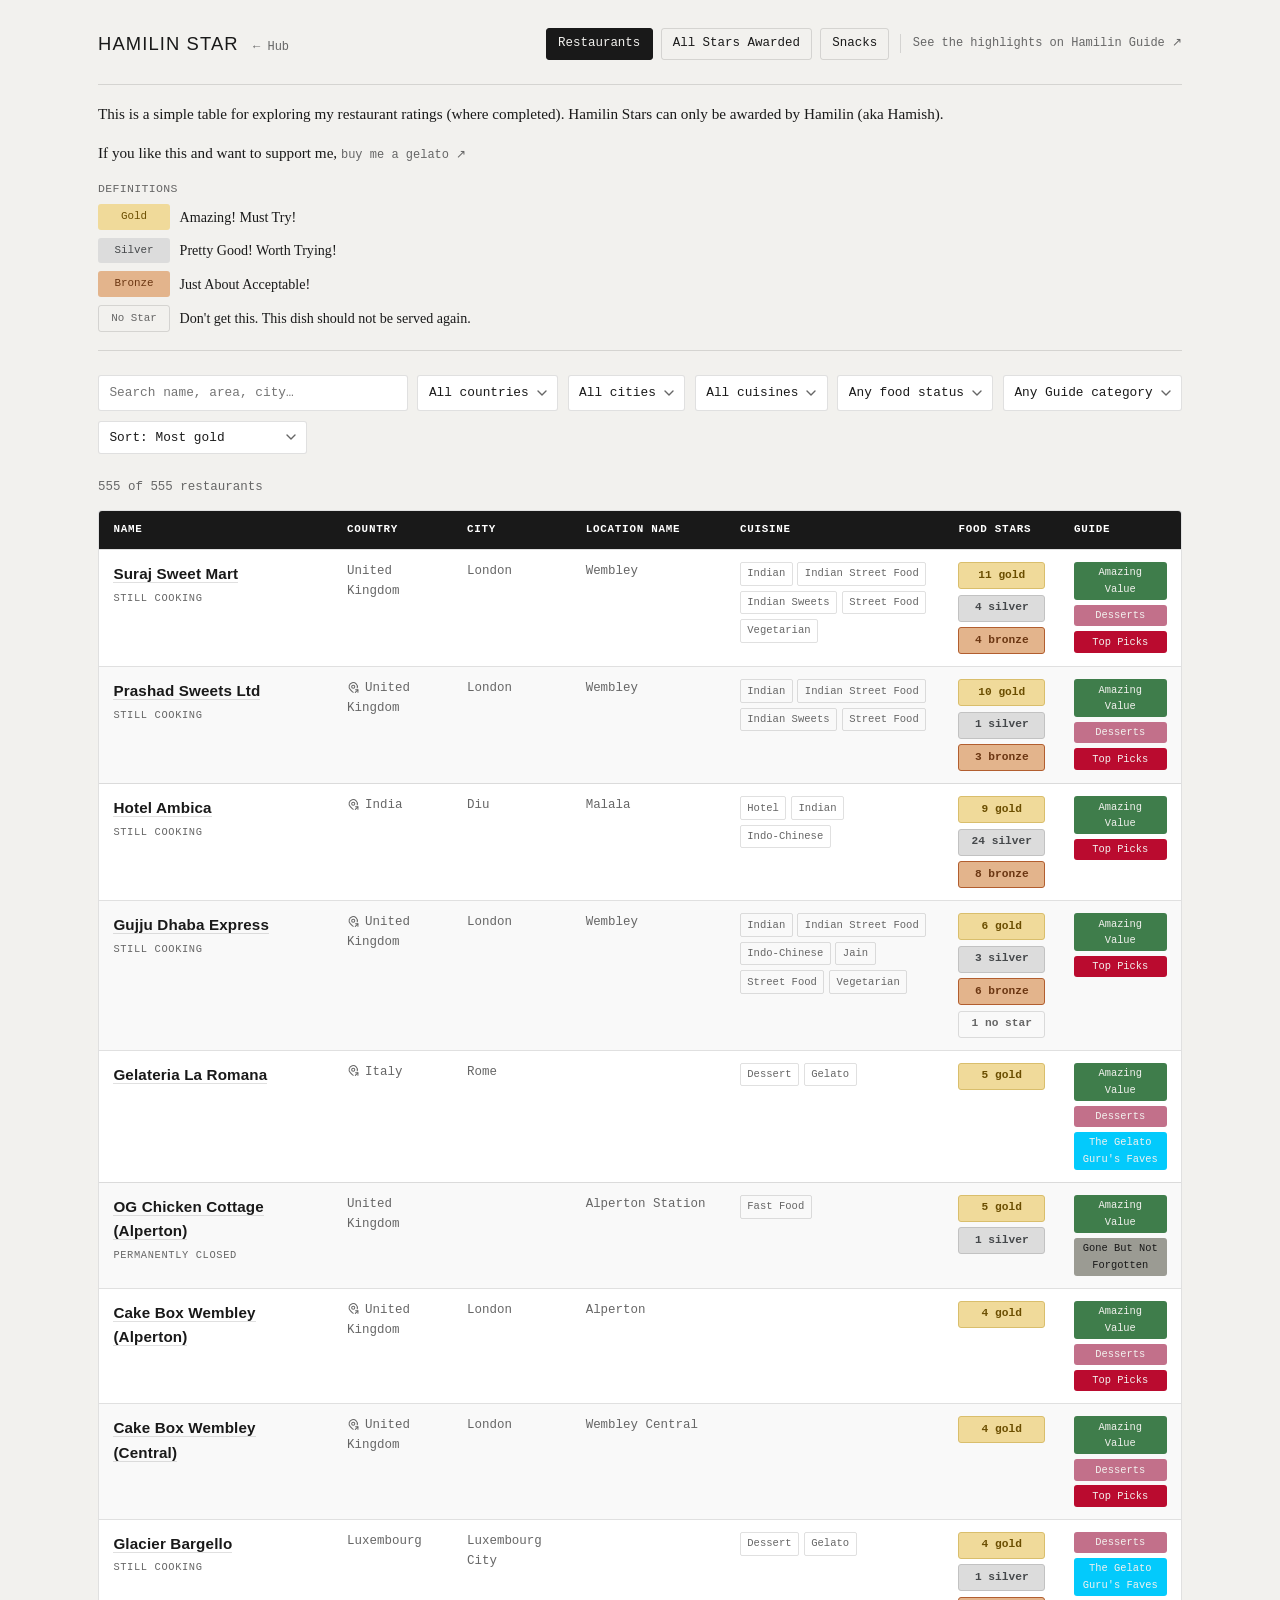
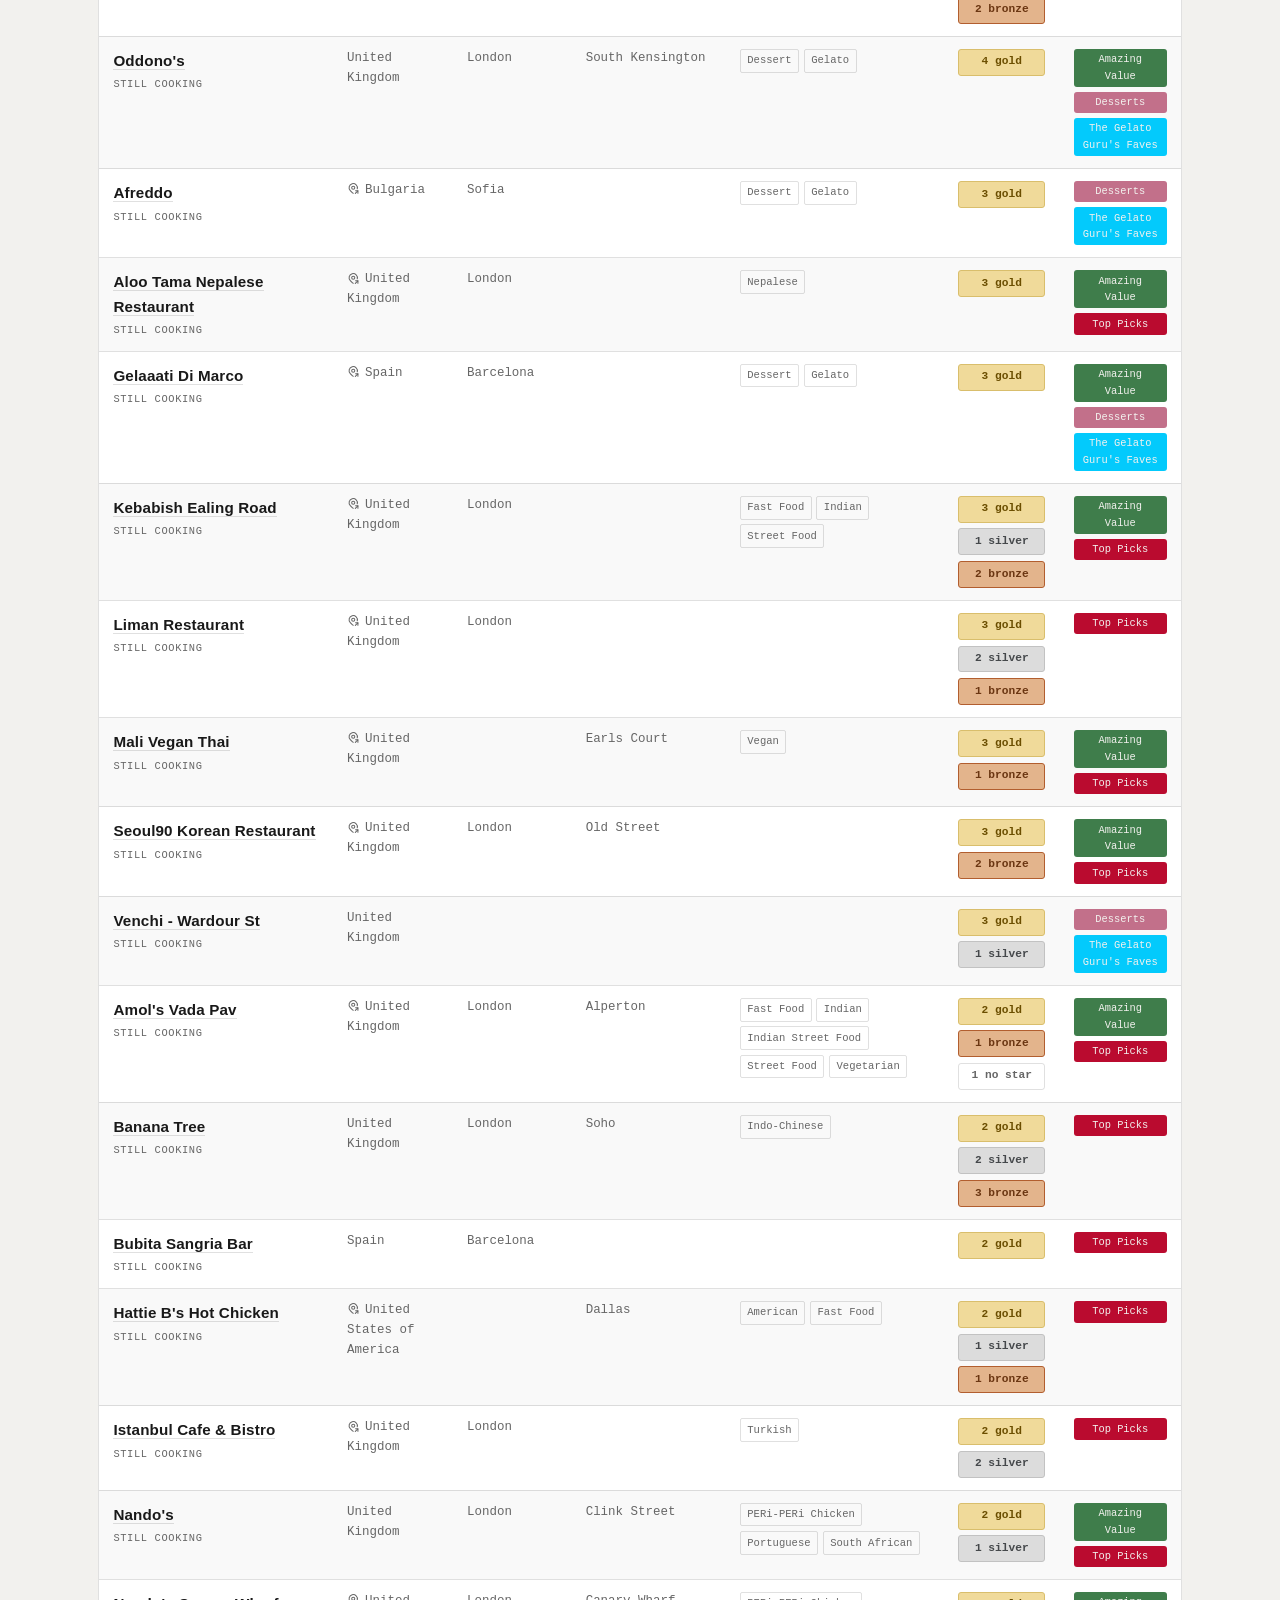
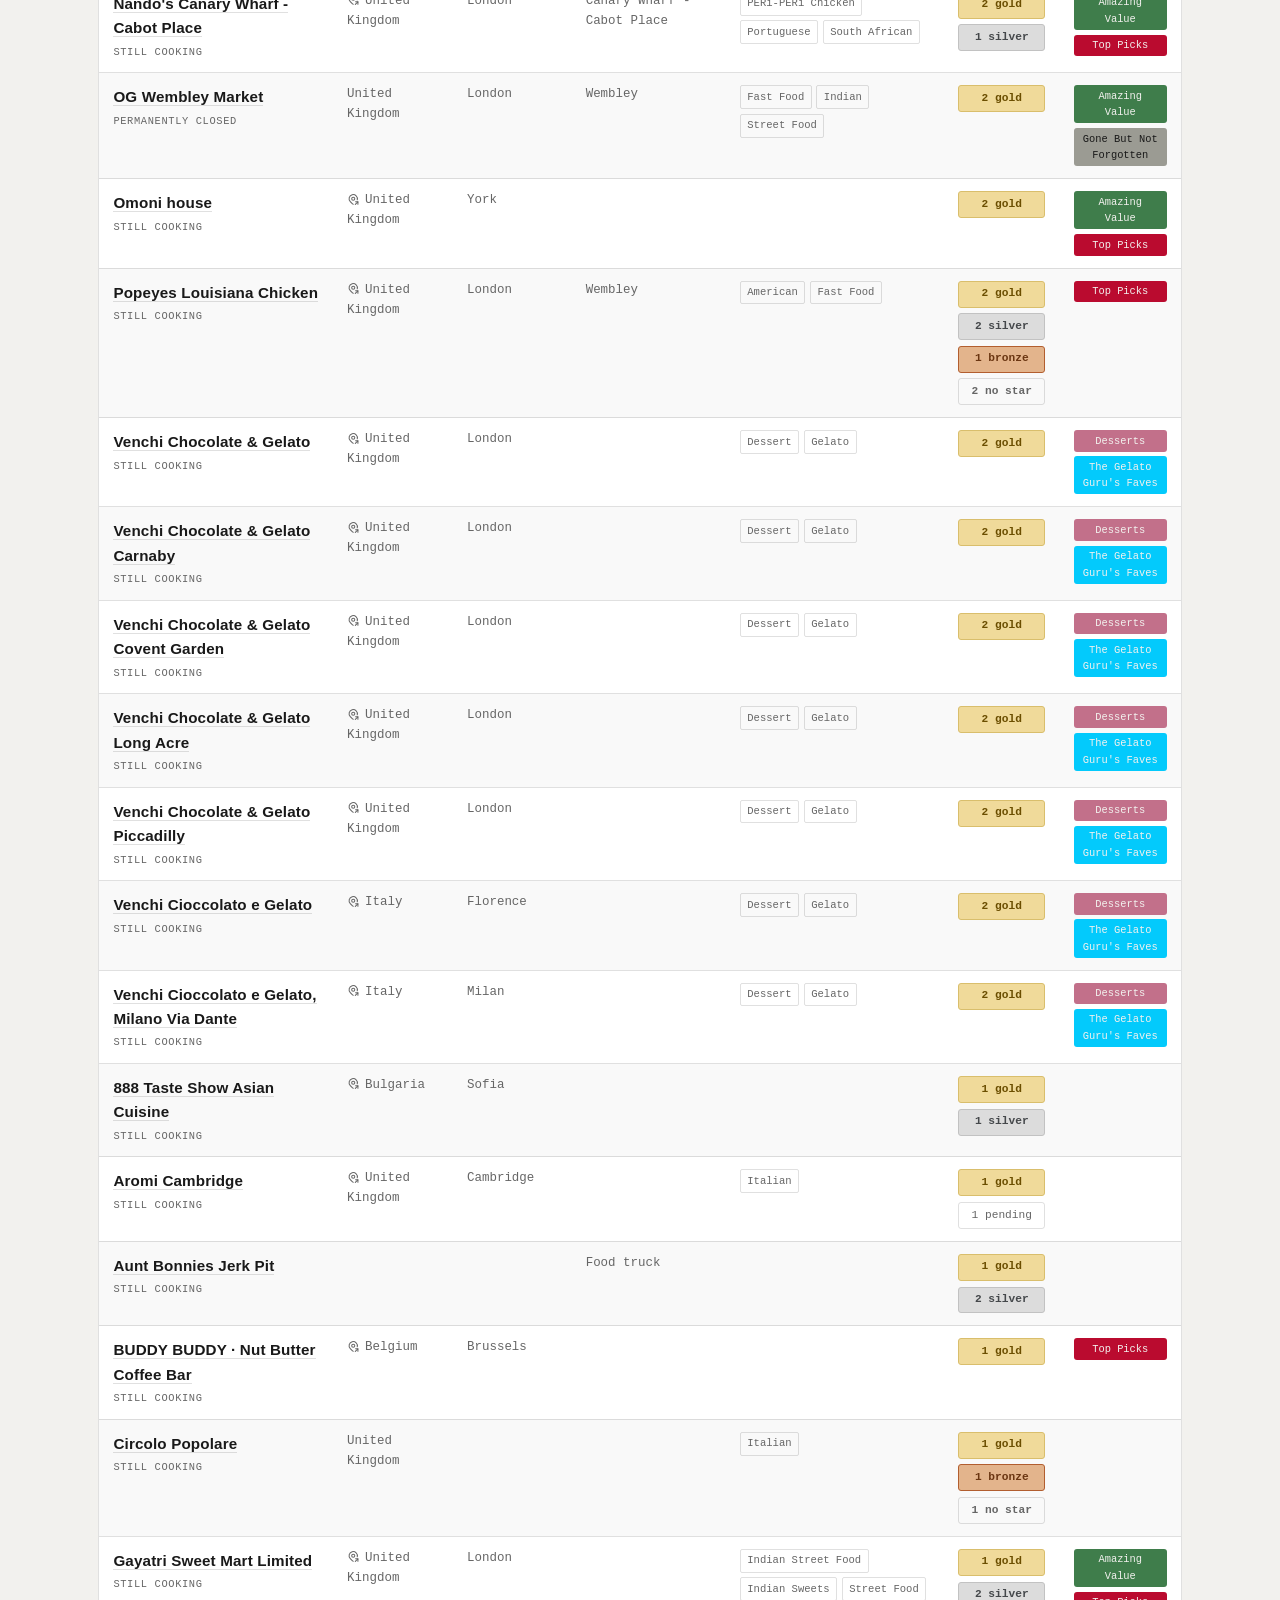
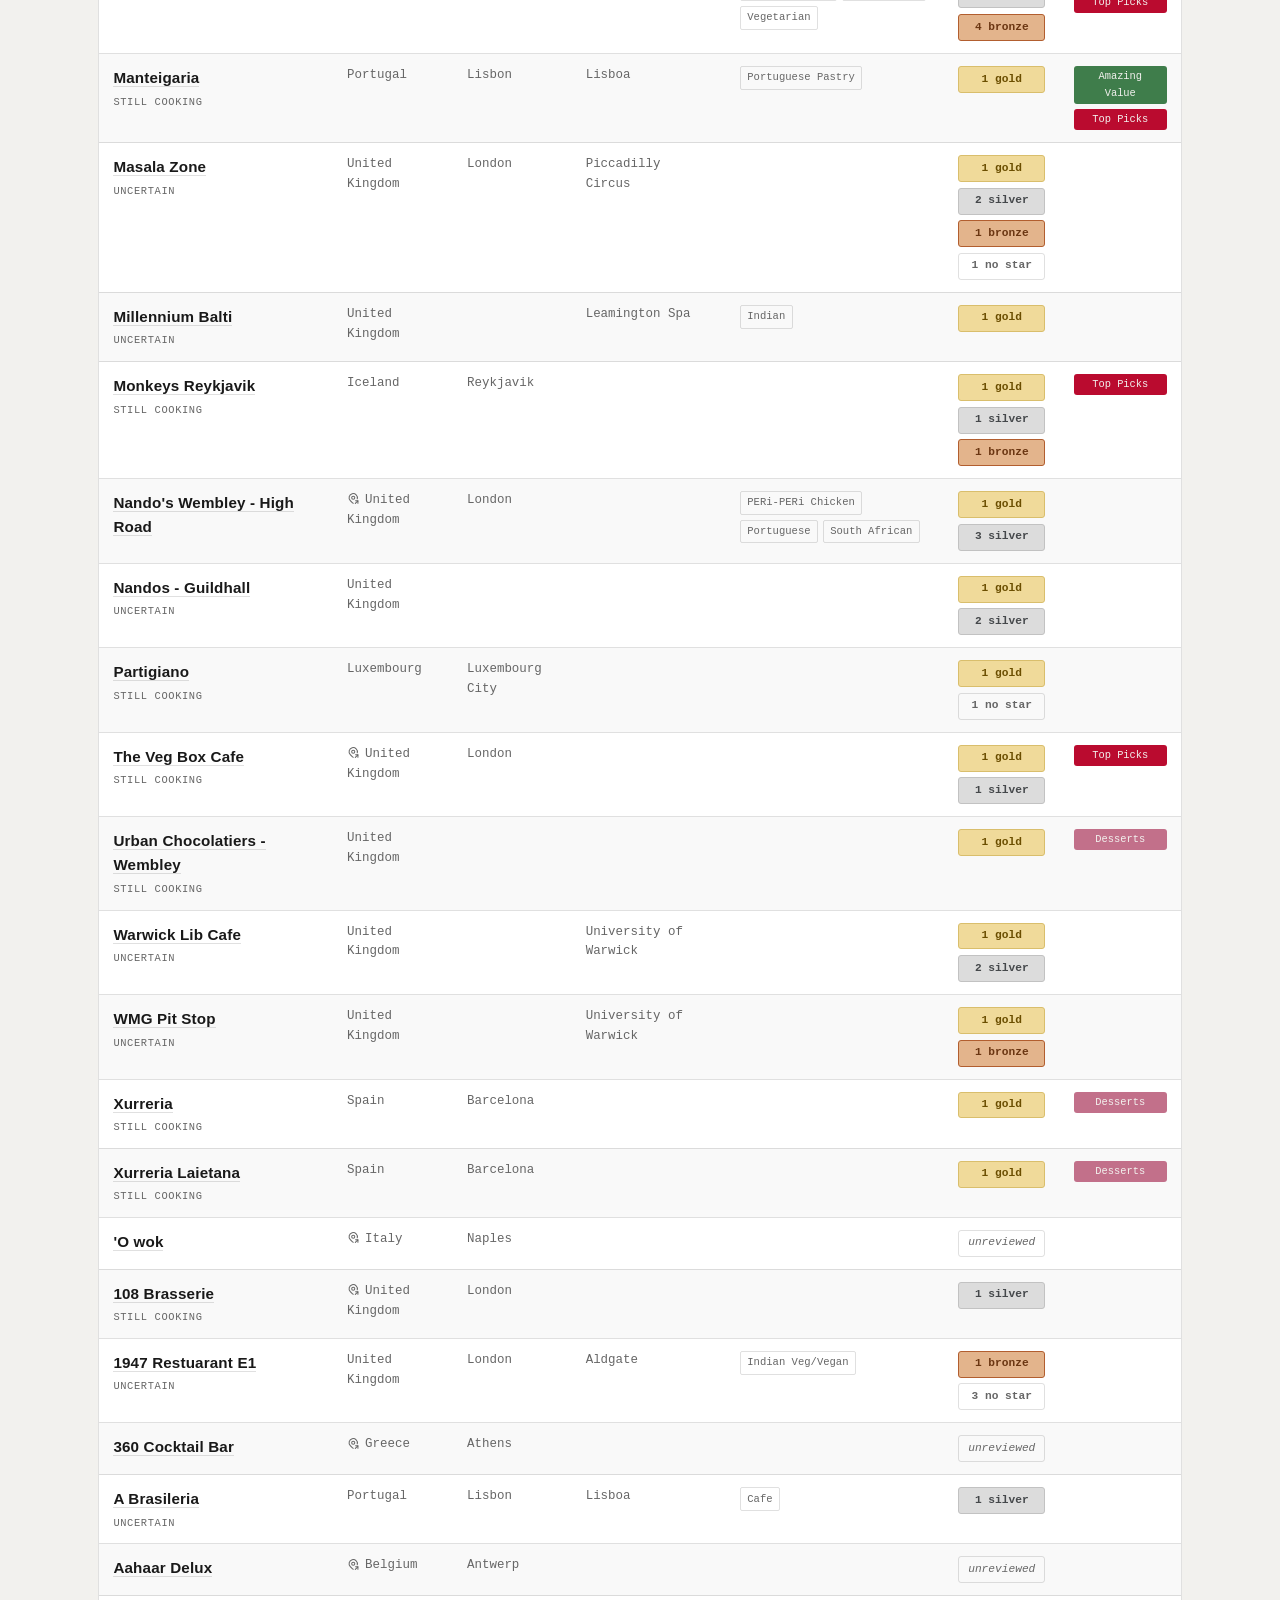
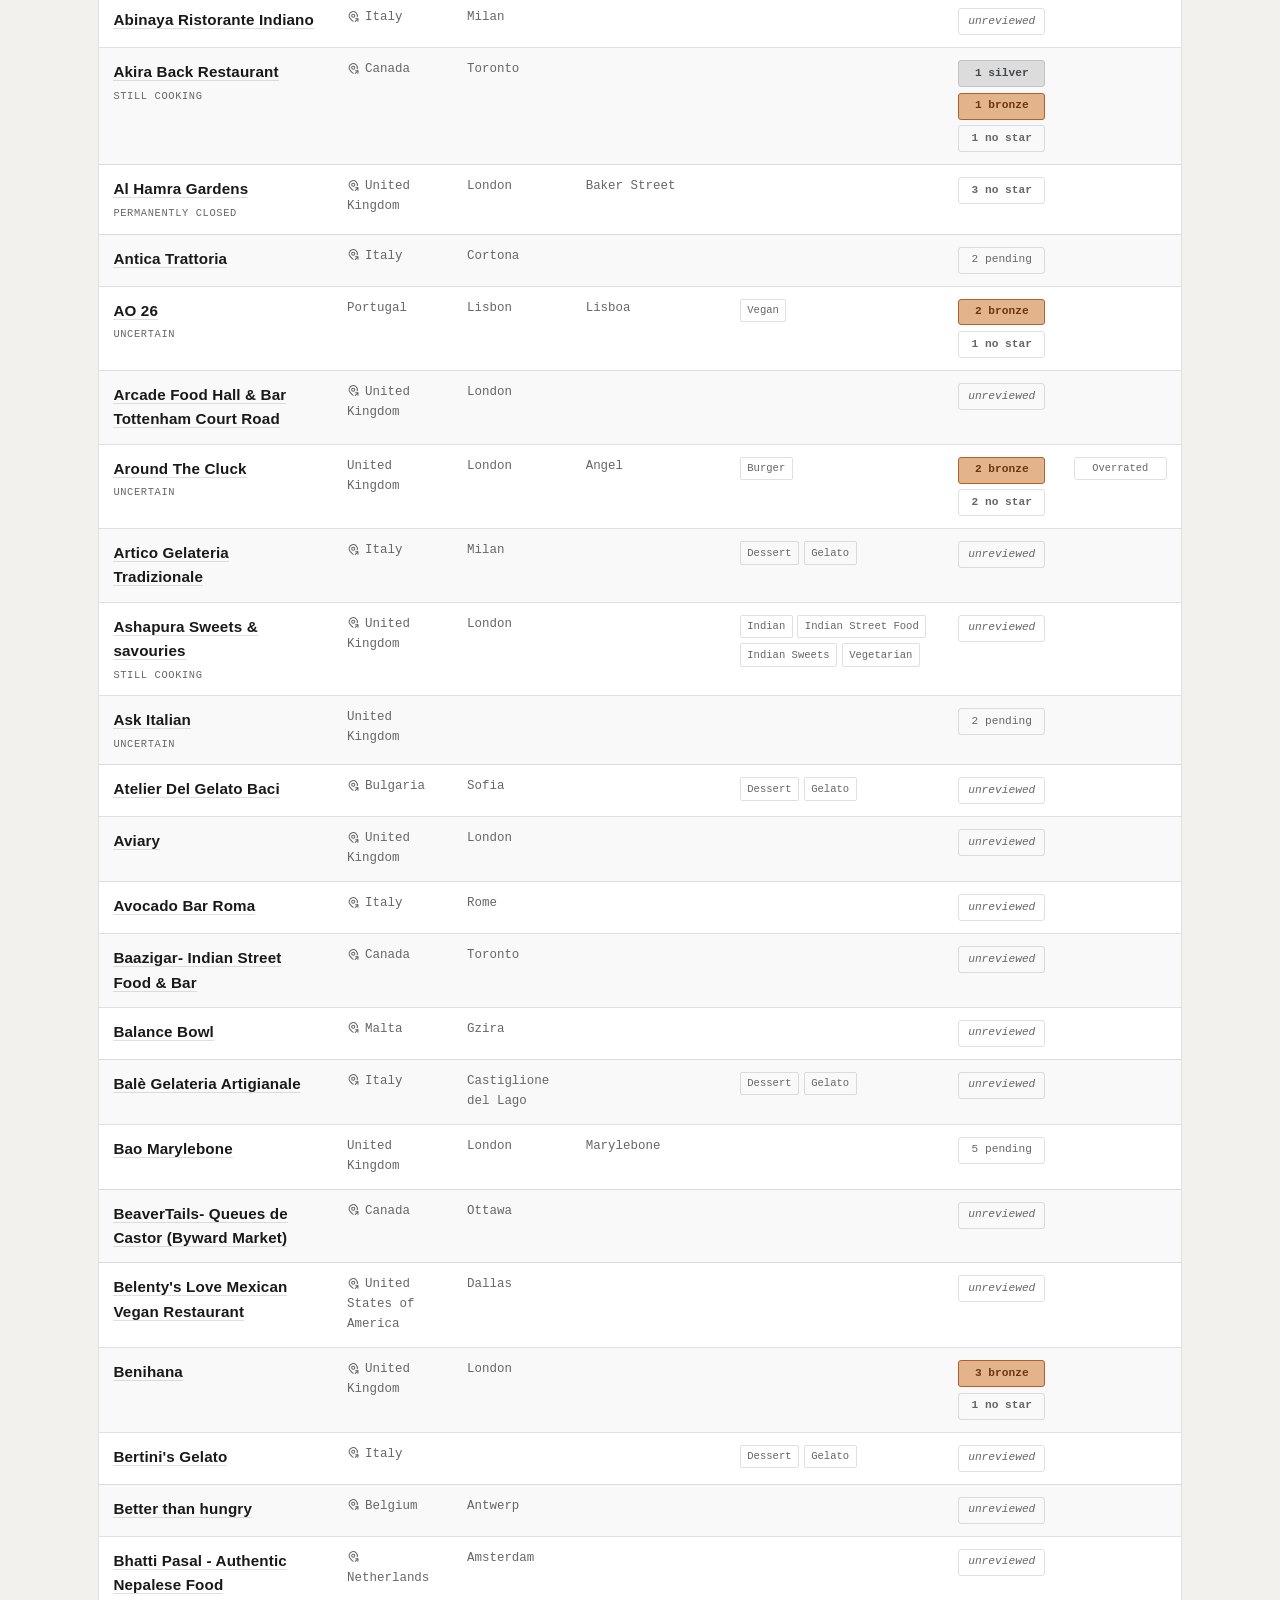
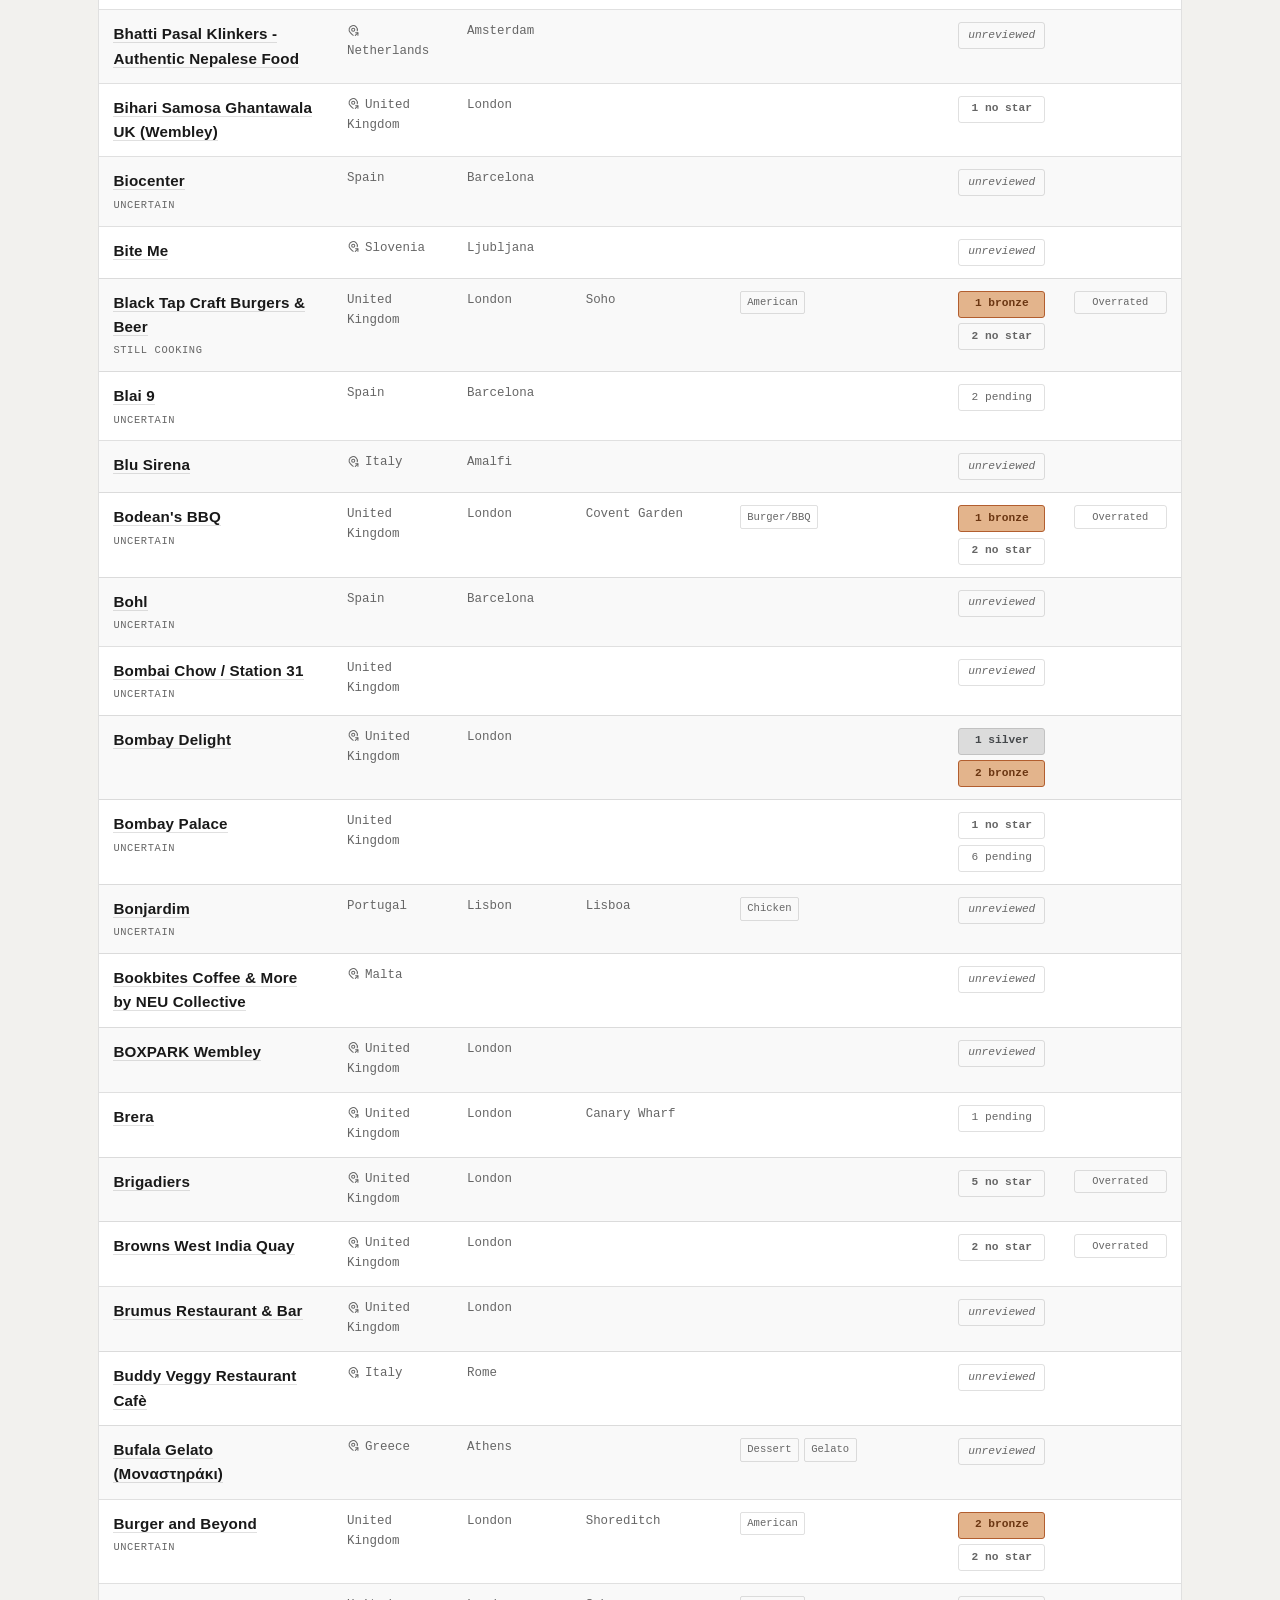
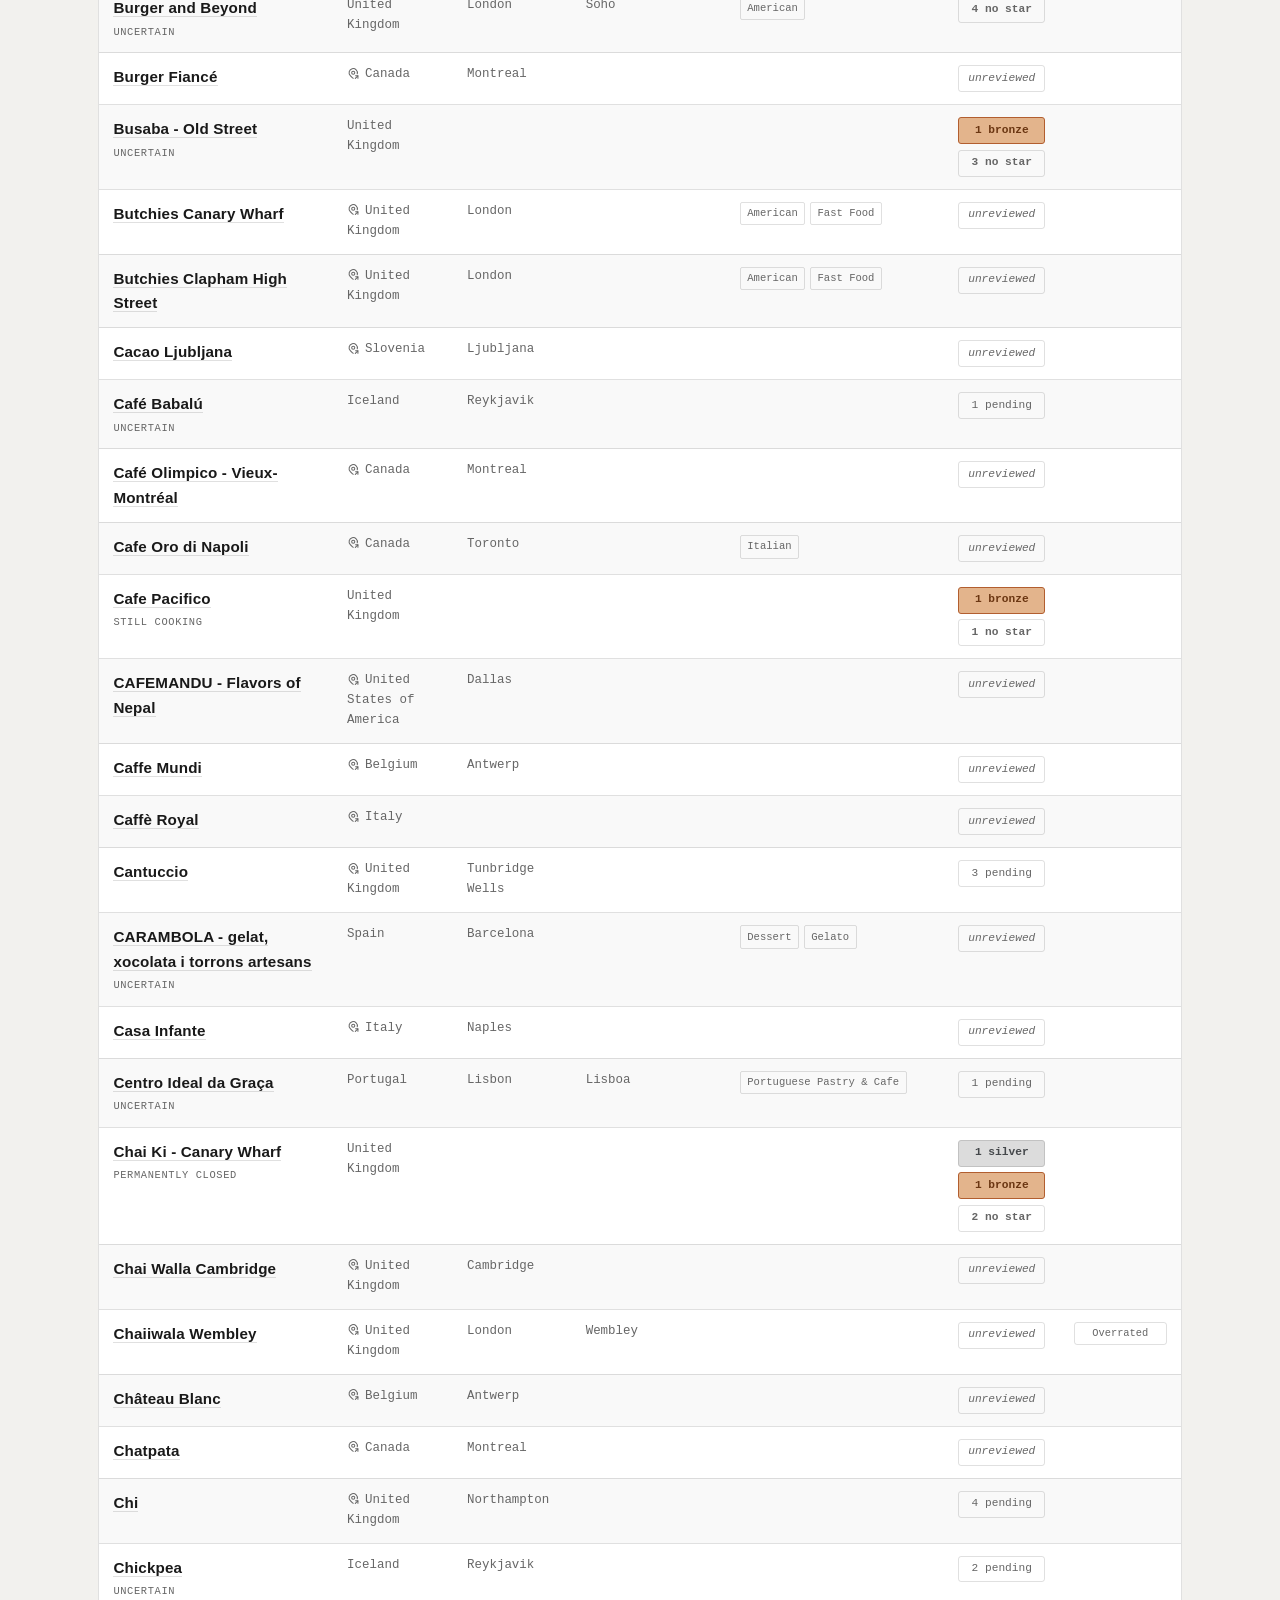
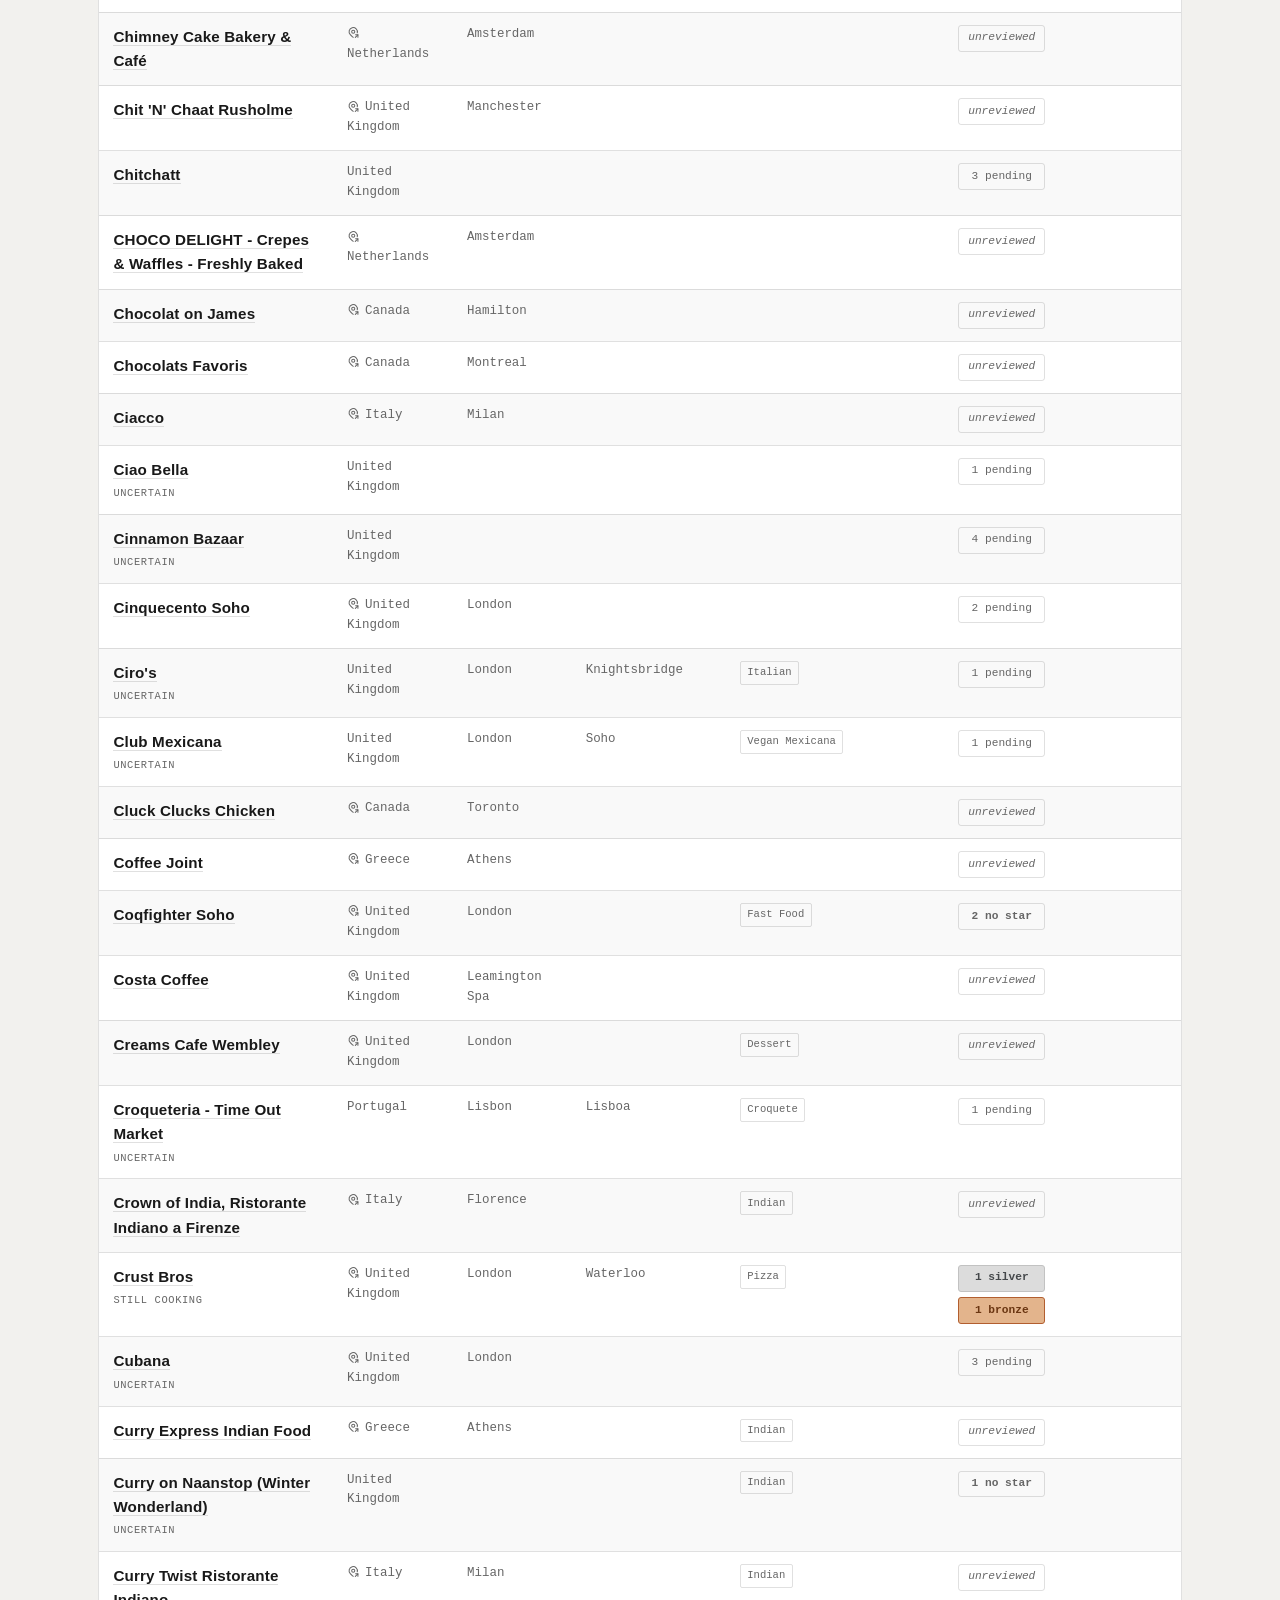
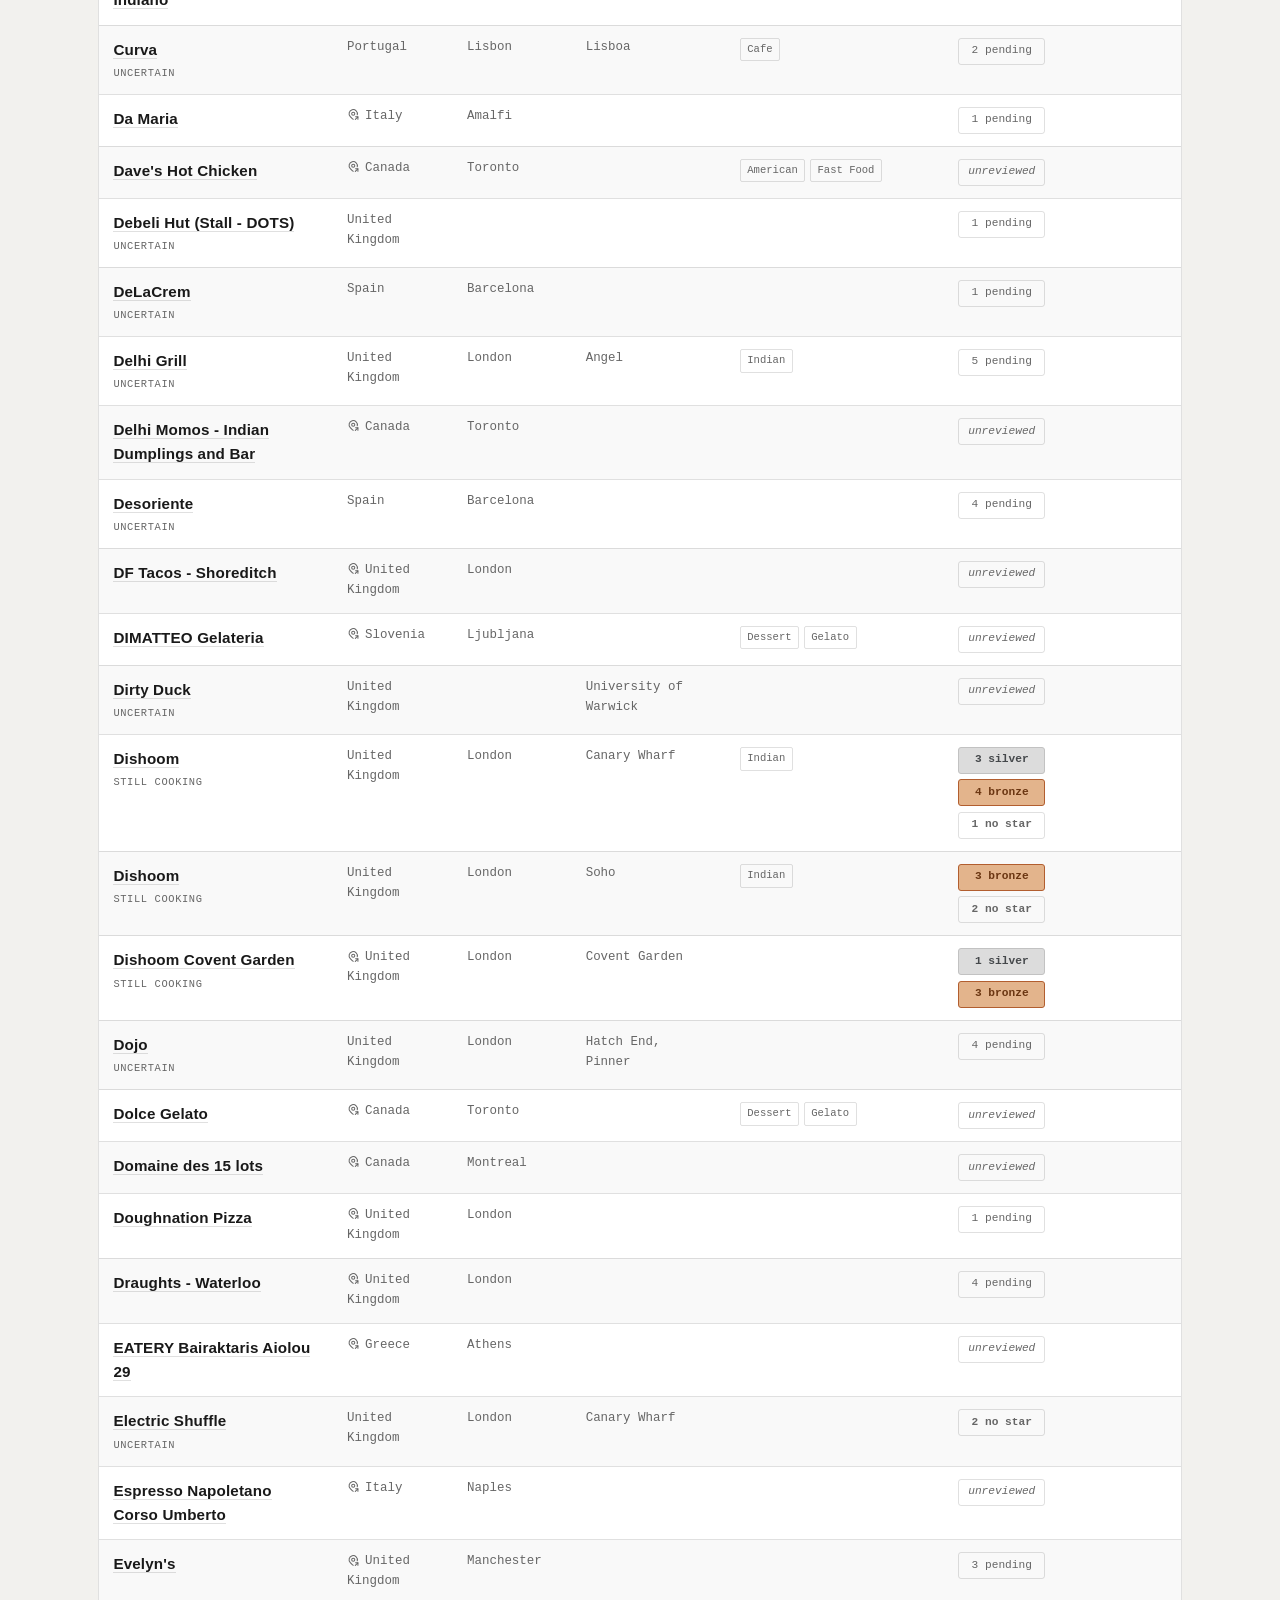
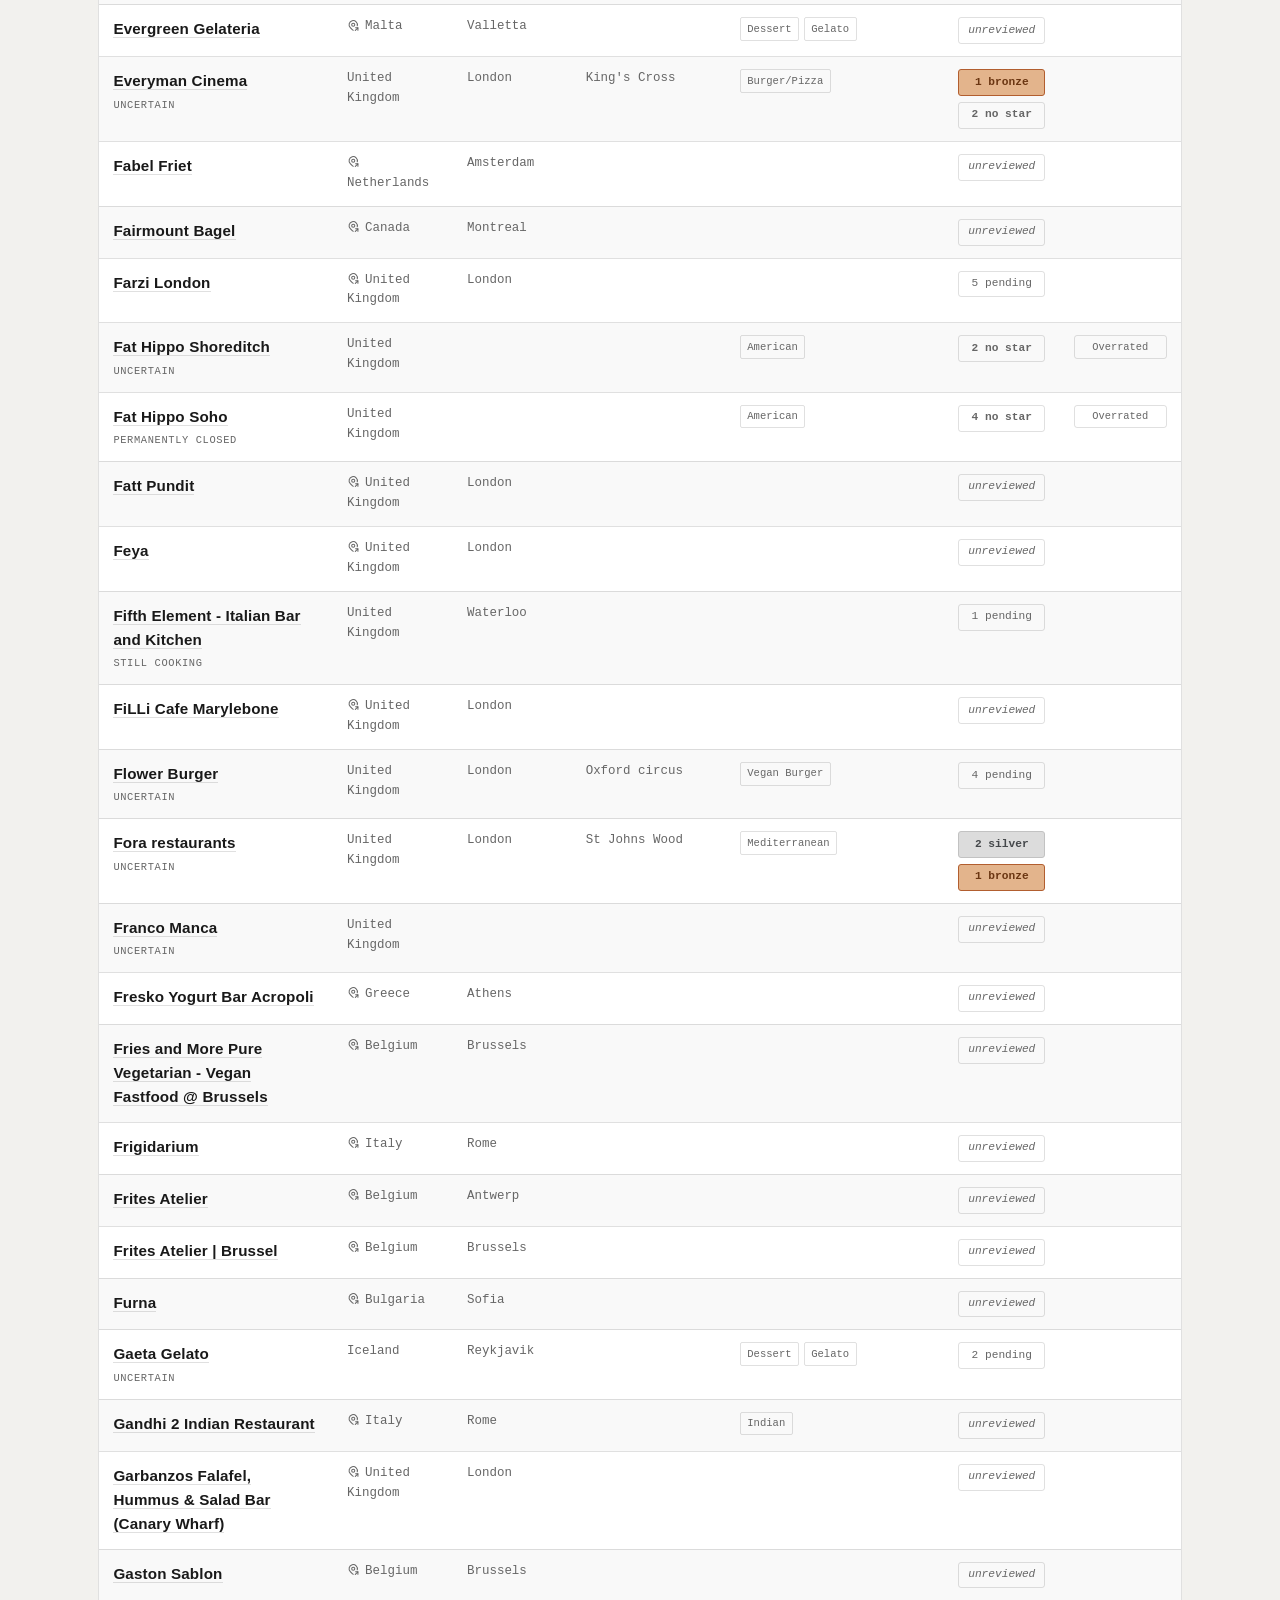
<file: index.html>
<!doctype html>
<html lang="en">
<head>
<meta charset="utf-8">
<meta name="viewport" content="width=device-width, initial-scale=1">
<title>Hamilin Star</title>
<meta name="description" content="My personal restaurant ratings — 500+ places across London and beyond, every dish scored gold to bronze.">
<link rel="canonical" href="https://hamilinstar.com/">
<meta property="og:type" content="website">
<meta property="og:site_name" content="Hamilin Star">
<meta property="og:title" content="Hamilin Star">
<meta property="og:description" content="My personal restaurant ratings — 500+ places across London and beyond, every dish scored gold to bronze.">
<meta property="og:url" content="https://hamilinstar.com/">
<meta name="twitter:card" content="summary">
<meta name="twitter:title" content="Hamilin Star">
<meta name="twitter:description" content="My personal restaurant ratings — 500+ places across London and beyond, every dish scored gold to bronze.">
<link rel="icon" href="data:image/svg+xml,<svg xmlns=%22http://www.w3.org/2000/svg%22 viewBox=%220 0 100 100%22><text y=%22.9em%22 font-size=%2290%22>%E2%AD%90</text></svg>">
<link rel="stylesheet" href="styles.css">
</head>
<body>
<div class="page">

  <h1 class="sr-only">Hamilin Star — my personal restaurant ratings</h1>

  <header class="topbar">
    <div class="topbar-brand">
      <div class="wordmark display"><a href="/">Hamilin Star</a></div>
      <nav class="crumbs">
        <a class="hub-link" href="https://hamilin.com">Hub</a>
      </nav>
    </div>
    <nav class="section-nav mono" aria-label="Star sections">
      <span class="section-nav-item active">Restaurants</span>
      <a class="section-nav-item" href="stars.html">All Stars Awarded</a>
      <a class="section-nav-item" href="snacks.html">Snacks</a>
      <a class="nav-guide-link" href="https://hamilinguide.com" target="_blank" rel="noopener">See the highlights on Hamilin Guide ↗</a>
    </nav>
  </header>

  <section class="star-intro">
    <p>This is a simple table for exploring my restaurant ratings (where completed). Hamilin Stars can only be awarded by Hamilin (aka Hamish).</p>
    <p>If you like this and want to support me, <a class="support-link" href="https://buymeacoffee.com/hamilingui6" target="_blank" rel="noopener">buy me a gelato ↗</a></p>
    <p class="tier-legend-label">Definitions</p>
    <div class="tier-legend">
      <div class="tier-legend-row"><span class="tier-badge gold">Gold</span> Amazing! Must Try!</div>
      <div class="tier-legend-row"><span class="tier-badge silver">Silver</span> Pretty Good! Worth Trying!</div>
      <div class="tier-legend-row"><span class="tier-badge bronze">Bronze</span> Just About Acceptable!</div>
      <div class="tier-legend-row"><span class="tier-badge nostar">No Star</span> Don't get this. This dish should not be served again.</div>
    </div>
  </section>

  <section class="toolbar" aria-label="Filter restaurants">
    <input type="search" id="f-search" class="mono" placeholder="Search name, area, city…" aria-label="Search">

    <div class="msel" id="msel-country">
      <button type="button" class="msel-btn mono" aria-haspopup="true" aria-expanded="false"><span class="msel-btn-label">All countries</span><span class="msel-btn-arrow"></span></button>
      <div class="msel-panel" hidden>
        <input type="text" class="msel-search mono" placeholder="Search…" aria-label="Search countries">
        <div class="msel-options"></div>
      </div>
    </div>
    <div class="msel" id="msel-city">
      <button type="button" class="msel-btn mono" aria-haspopup="true" aria-expanded="false"><span class="msel-btn-label">All cities</span><span class="msel-btn-arrow"></span></button>
      <div class="msel-panel" hidden>
        <input type="text" class="msel-search mono" placeholder="Search…" aria-label="Search cities">
        <div class="msel-options"></div>
      </div>
    </div>
    <div class="msel" id="msel-cuisine">
      <button type="button" class="msel-btn mono" aria-haspopup="true" aria-expanded="false"><span class="msel-btn-label">All cuisines</span><span class="msel-btn-arrow"></span></button>
      <div class="msel-panel" hidden>
        <input type="text" class="msel-search mono" placeholder="Search…" aria-label="Search cuisines">
        <div class="msel-options"></div>
      </div>
    </div>
    <!-- Hidden for now, per Hamish 2026-08-30 — filter logic/data still
         fully wired underneath, just not shown. Remove `hidden` to bring
         it back, no other changes needed. -->
    <select id="f-dining" class="mono" aria-label="Dining option" hidden><option value="">Any dining option</option></select>
    <div class="msel" id="msel-food">
      <button type="button" class="msel-btn mono" aria-haspopup="true" aria-expanded="false"><span class="msel-btn-label">Any food status</span><span class="msel-btn-arrow"></span></button>
      <div class="msel-panel" hidden>
        <div class="msel-options"></div>
      </div>
    </div>
    <div class="msel" id="msel-guide">
      <button type="button" class="msel-btn mono" aria-haspopup="true" aria-expanded="false"><span class="msel-btn-label">Any Guide category</span><span class="msel-btn-arrow"></span></button>
      <div class="msel-panel" hidden>
        <div class="msel-options"></div>
      </div>
    </div>
    <select id="f-sort" class="mono" aria-label="Sort by">
      <option value="stars">Sort: Most total stars</option>
      <option value="name">Sort: Name A–Z</option>
      <option value="gold" selected>Sort: Most gold</option>
      <option value="reviews">Sort: Most reviews</option>
    </select>
  </section>

  <p id="count" class="mono count"></p>

  <div class="table-wrap" aria-live="polite">
    <table class="rtable">
      <thead>
        <tr>
          <th class="col-name">Name</th>
          <th class="col-country">Country</th>
          <th class="col-city">City</th>
          <th class="col-locname">Location name</th>
          <th class="col-cuisine">Cuisine</th>
          <th class="col-food">Food Stars</th>
          <th class="col-gmaps">GMaps</th>
          <th class="col-guide-cats">Guide</th>
        </tr>
      </thead>
      <tbody id="list"></tbody>
    </table>
  </div>
  <p id="empty" class="mono empty" hidden>No restaurants match those filters.</p>

  <footer>
    <p class="mono">© 2026 Hamish Lacmane. All rights reserved.</p>
  </footer>

</div>

<script>
(async function () {
  // Kept in sync with stars.html's SHOW_NON_FOOD flag — service/hygiene
  // data is too sparse to show yet. Flip both back together.
  const SHOW_NON_FOOD = false;

  // Same JS-key -> label mapping as Hamilin Guide's CATEGORY_LABEL, plus
  // "desserts" (Guide has no rendered section for that one yet, but Star
  // isn't gated by sections — show every category a restaurant carries).
  const GUIDE_CATEGORY_LABEL = {
    top_picks: 'Top Picks',
    worth_a_try: 'Worth a Try',
    gelato_guru: "The Gelato Guru's Faves",
    gone_but_not_forgotten: 'Gone But Not Forgotten',
    desserts: 'Desserts',
    amazing_value: 'Amazing Value',
    overrated: 'Overrated'
  };
  function guideCatBadges(categories) {
    if (!categories || !categories.length) return '';
    return `<div class="guide-cats">${categories.map(c =>
      `<span class="guide-cat-badge cat-${c}">${escapeHtml(GUIDE_CATEGORY_LABEL[c] || c)}</span>`
    ).join('')}</div>`;
  }

  const state = { data: [], filtered: [] };

  // ---- Multi-select dropdown widget (search box + checkbox list) ----
  // Replaces plain <select>s for Country/City/Cuisine/Food status/Guide
  // category (2026-08-30, requested by Hamish) — a restaurant can now be
  // filtered against several values in one field at once (OR'd together
  // within that field, AND'd against the other fields, same convention
  // every faceted filter here already uses). Dining option was NOT part
  // of the request, deliberately left as a plain single-select.
  const MULTISELECT_REGISTRY = [];
  function createMultiSelect(root, { options, allLabel, search = true, onChange }) {
    const btn = root.querySelector('.msel-btn');
    const panel = root.querySelector('.msel-panel');
    const btnLabel = root.querySelector('.msel-btn-label');
    const searchEl = root.querySelector('.msel-search');
    const optionsEl = root.querySelector('.msel-options');
    let allOptions = options; // [{value,label}]
    const selected = new Set();

    function renderOptions(filterText) {
      const q = (filterText || '').toLowerCase();
      const shown = q ? allOptions.filter(o => o.label.toLowerCase().includes(q)) : allOptions;
      optionsEl.innerHTML = shown.length ? shown.map(o => `
        <label class="msel-option">
          <input type="checkbox" value="${escapeHtml(o.value)}" ${selected.has(o.value) ? 'checked' : ''}>
          <span>${escapeHtml(o.label)}</span>
        </label>`).join('') : `<p class="msel-empty">No matches</p>`;
    }

    function updateLabel() {
      if (selected.size === 0) btnLabel.textContent = allLabel;
      else if (selected.size === 1) btnLabel.textContent = allOptions.find(o => o.value === [...selected][0])?.label || [...selected][0];
      else btnLabel.textContent = `${selected.size} selected`;
      btn.classList.toggle('msel-active', selected.size > 0);
    }

    function close() {
      panel.hidden = true;
      btn.setAttribute('aria-expanded', 'false');
    }
    function open() {
      MULTISELECT_REGISTRY.forEach(m => { if (m !== api) m.close(); });
      panel.hidden = false;
      btn.setAttribute('aria-expanded', 'true');
      if (searchEl) { searchEl.value = ''; searchEl.focus(); }
      renderOptions('');
    }

    btn.addEventListener('click', (e) => {
      e.stopPropagation();
      panel.hidden ? open() : close();
    });
    if (searchEl) searchEl.addEventListener('input', () => renderOptions(searchEl.value));
    optionsEl.addEventListener('change', (e) => {
      if (!e.target.matches('input[type="checkbox"]')) return;
      const v = e.target.value;
      if (e.target.checked) selected.add(v); else selected.delete(v);
      updateLabel();
      onChange([...selected]);
    });
    document.addEventListener('click', (e) => { if (!root.contains(e.target)) close(); });
    document.addEventListener('keydown', (e) => { if (e.key === 'Escape') close(); });

    updateLabel();
    renderOptions('');
    const api = { getSelected: () => [...selected], close };
    MULTISELECT_REGISTRY.push(api);
    return api;
  }

  const els = {
    search: document.getElementById('f-search'),
    dining: document.getElementById('f-dining'),
    sort: document.getElementById('f-sort'),
    list: document.getElementById('list'),
    count: document.getElementById('count'),
    empty: document.getElementById('empty'),
  };

  function populateSelect(el, values) {
    for (const v of values) {
      const opt = document.createElement('option');
      opt.value = v;
      opt.textContent = v;
      el.appendChild(opt);
    }
  }

  function foodTierMatch(food, tier) {
    if (!tier) return true;
    if (tier === 'unreviewed') return food.total === 0 && food.pending === 0 && food.no_star === 0;
    return food[tier] > 0;
  }

  function starBadges(food) {
    const parts = [];
    if (food.gold) parts.push(`<span class="star star-gold">${food.gold} gold</span>`);
    if (food.silver) parts.push(`<span class="star star-silver">${food.silver} silver</span>`);
    if (food.bronze) parts.push(`<span class="star star-bronze">${food.bronze} bronze</span>`);
    if (food.no_star) parts.push(`<span class="star star-nostar">${food.no_star} no star</span>`);
    if (food.pending) parts.push(`<span class="star star-pending">${food.pending} pending</span>`);
    if (!parts.length) parts.push('<span class="star star-none">unreviewed</span>');
    return parts.join('');
  }

  function tagList(items, cls) {
    if (!items.length) return '';
    return `<div class="tags">${items.map(t => `<span class="tag ${cls}">${escapeHtml(t)}</span>`).join('')}</div>`;
  }

  function escapeHtml(s) {
    return String(s).replace(/[&<>"']/g, c => ({ '&': '&amp;', '<': '&lt;', '>': '&gt;', '"': '&quot;', "'": '&#39;' }[c]));
  }

  // Tabler Icons "map-pin-share" (tabler.io/icons, MIT licensed), outline
  // set, inlined directly rather than pulling in an external font/CDN —
  // same zero-dependency technique already used for the favicon. Replaces
  // the "GMaps ↗" text link under the restaurant name (2026-08-30);
  // the dedicated GMaps table column keeps its text link, unchanged.
  const MAP_PIN_SHARE_ICON = `<svg xmlns="http://www.w3.org/2000/svg" width="14" height="14" viewBox="0 0 24 24" fill="none" stroke="currentColor" stroke-width="2" stroke-linecap="round" stroke-linejoin="round"><path d="M9 11a3 3 0 1 0 6 0a3 3 0 0 0 -6 0" /><path d="M12.02 21.485a1.996 1.996 0 0 1 -1.433 -.585l-4.244 -4.243a8 8 0 1 1 13.403 -3.651" /><path d="M16 22l5 -5" /><path d="M21 21.5v-4.5h-4.5" /></svg>`;

  function render() {
    const q = els.search.value.trim().toLowerCase();
    const countries = els.country.getSelected();
    const cities = els.city.getSelected();
    const cuisines = els.cuisine.getSelected();
    const dining = els.dining.value;
    const foods = els.food.getSelected();
    const guides = els.guide.getSelected();

    let rows = state.data.filter(r => {
      if (countries.length && !countries.includes(r.country)) return false;
      if (cities.length && !cities.includes(r.city)) return false;
      if (cuisines.length && !cuisines.some(c => r.cuisine_tags.includes(c))) return false;
      if (dining && !r.dining_options.includes(dining)) return false;
      if (foods.length && !foods.some(f => foodTierMatch(r.food, f))) return false;
      if (guides.length && !guides.some(g => (r.guide_categories || []).includes(g))) return false;
      if (q) {
        const hay = [r.name, r.location_name, r.city, r.country].filter(Boolean).join(' ').toLowerCase();
        if (!hay.includes(q)) return false;
      }
      return true;
    });

    const sort = els.sort.value;
    rows = rows.slice().sort((a, b) => {
      if (sort === 'gold') return b.food.gold - a.food.gold || a.name.localeCompare(b.name);
      if (sort === 'stars') return b.food.total - a.food.total || a.name.localeCompare(b.name);
      if (sort === 'reviews') {
        const ra = a.food.total + a.food.pending + a.food.no_star;
        const rb = b.food.total + b.food.pending + b.food.no_star;
        return rb - ra || a.name.localeCompare(b.name);
      }
      return a.name.localeCompare(b.name);
    });

    state.filtered = rows;
    els.count.textContent = `${rows.length} of ${state.data.length} restaurants`;
    els.empty.hidden = rows.length !== 0;

    els.list.innerHTML = rows.map(r => {
      const status = r.restaurant_status ? `<span class="rstatus">${escapeHtml(r.restaurant_status)}</span>` : '';
      const extra = [];
      if (SHOW_NON_FOOD) {
        if (r.service_status && r.service_status !== 'pending') extra.push(`<span class="tag tag-meta">service: ${escapeHtml(r.service_status)}</span>`);
        if (r.hygiene_status && r.hygiene_status !== 'pending') extra.push(`<span class="tag tag-meta">hygiene: ${escapeHtml(r.hygiene_status)}</span>`);
      }
      const starsHref = `stars.html?restaurant=${encodeURIComponent(r.name)}`;
      return `
        <tr>
          <td class="col-name">
            <span class="rname display"><a href="${starsHref}" title="View star detail for ${escapeHtml(r.name)}">${escapeHtml(r.name)}</a></span>
            ${status}
          </td>
          <td class="col-country mono">${r.gmaps_url ? `<a class="gmaps-link gmaps-link-country" href="${escapeHtml(r.gmaps_url)}" target="_blank" rel="noopener" title="View on Google Maps" aria-label="View on Google Maps">${MAP_PIN_SHARE_ICON}</a>` : ''}${r.country ? escapeHtml(r.country) : ''}</td>
          <td class="col-city mono">${r.city ? escapeHtml(r.city) : ''}</td>
          <td class="col-locname mono">${r.location_name ? escapeHtml(r.location_name) : ''}</td>
          <td class="col-cuisine">${tagList(r.cuisine_tags, 'tag-cuisine')}</td>
          <td class="col-food">
            <a class="stars-link" href="${starsHref}" title="View star detail for ${escapeHtml(r.name)}">
              <div class="stars">${starBadges(r.food)}</div>
            </a>
            ${extra.length ? `<div class="tags">${extra.join('')}</div>` : ''}
          </td>
          <td class="col-gmaps mono">${r.gmaps_url ? `<a class="gmaps-link" href="${escapeHtml(r.gmaps_url)}" target="_blank" rel="noopener">GMaps ↗</a>` : ''}</td>
          <td class="col-guide-cats">${guideCatBadges(r.guide_categories)}</td>
        </tr>`;
    }).join('');
  }

  let data;
  try {
    const res = await fetch('data/restaurants.json');
    data = await res.json();
  } catch (err) {
    els.count.textContent = '';
    els.list.innerHTML = `<p class="mono empty">Couldn't load restaurant data (${escapeHtml(err.message)}).</p>`;
    return;
  }

  state.data = data;

  const asOptions = values => values.map(v => ({ value: v, label: v }));

  els.country = createMultiSelect(document.getElementById('msel-country'), {
    options: asOptions([...new Set(data.map(r => r.country).filter(Boolean))].sort()),
    allLabel: 'All countries', onChange: render
  });
  els.city = createMultiSelect(document.getElementById('msel-city'), {
    options: asOptions([...new Set(data.map(r => r.city).filter(Boolean))].sort()),
    allLabel: 'All cities', onChange: render
  });
  els.cuisine = createMultiSelect(document.getElementById('msel-cuisine'), {
    options: asOptions([...new Set(data.flatMap(r => r.cuisine_tags))].sort()),
    allLabel: 'All cuisines', onChange: render
  });
  els.food = createMultiSelect(document.getElementById('msel-food'), {
    options: [
      { value: 'gold', label: 'Gold' },
      { value: 'silver', label: 'Silver' },
      { value: 'bronze', label: 'Bronze' },
      { value: 'no_star', label: 'Assessed, no star' },
      { value: 'pending', label: 'Pending review' },
      { value: 'unreviewed', label: 'Unreviewed' },
    ],
    allLabel: 'Any food status', search: false, onChange: render
  });
  els.guide = createMultiSelect(document.getElementById('msel-guide'), {
    options: Object.entries(GUIDE_CATEGORY_LABEL).map(([value, label]) => ({ value, label })),
    allLabel: 'Any Guide category', search: false, onChange: render
  });
  populateSelect(els.dining, [...new Set(data.flatMap(r => r.dining_options))].sort());

  for (const el of [els.search, els.dining, els.sort]) {
    el.addEventListener('input', render);
    el.addEventListener('change', render);
  }

  render();
})();
</script>

</body>
</html>
</file>
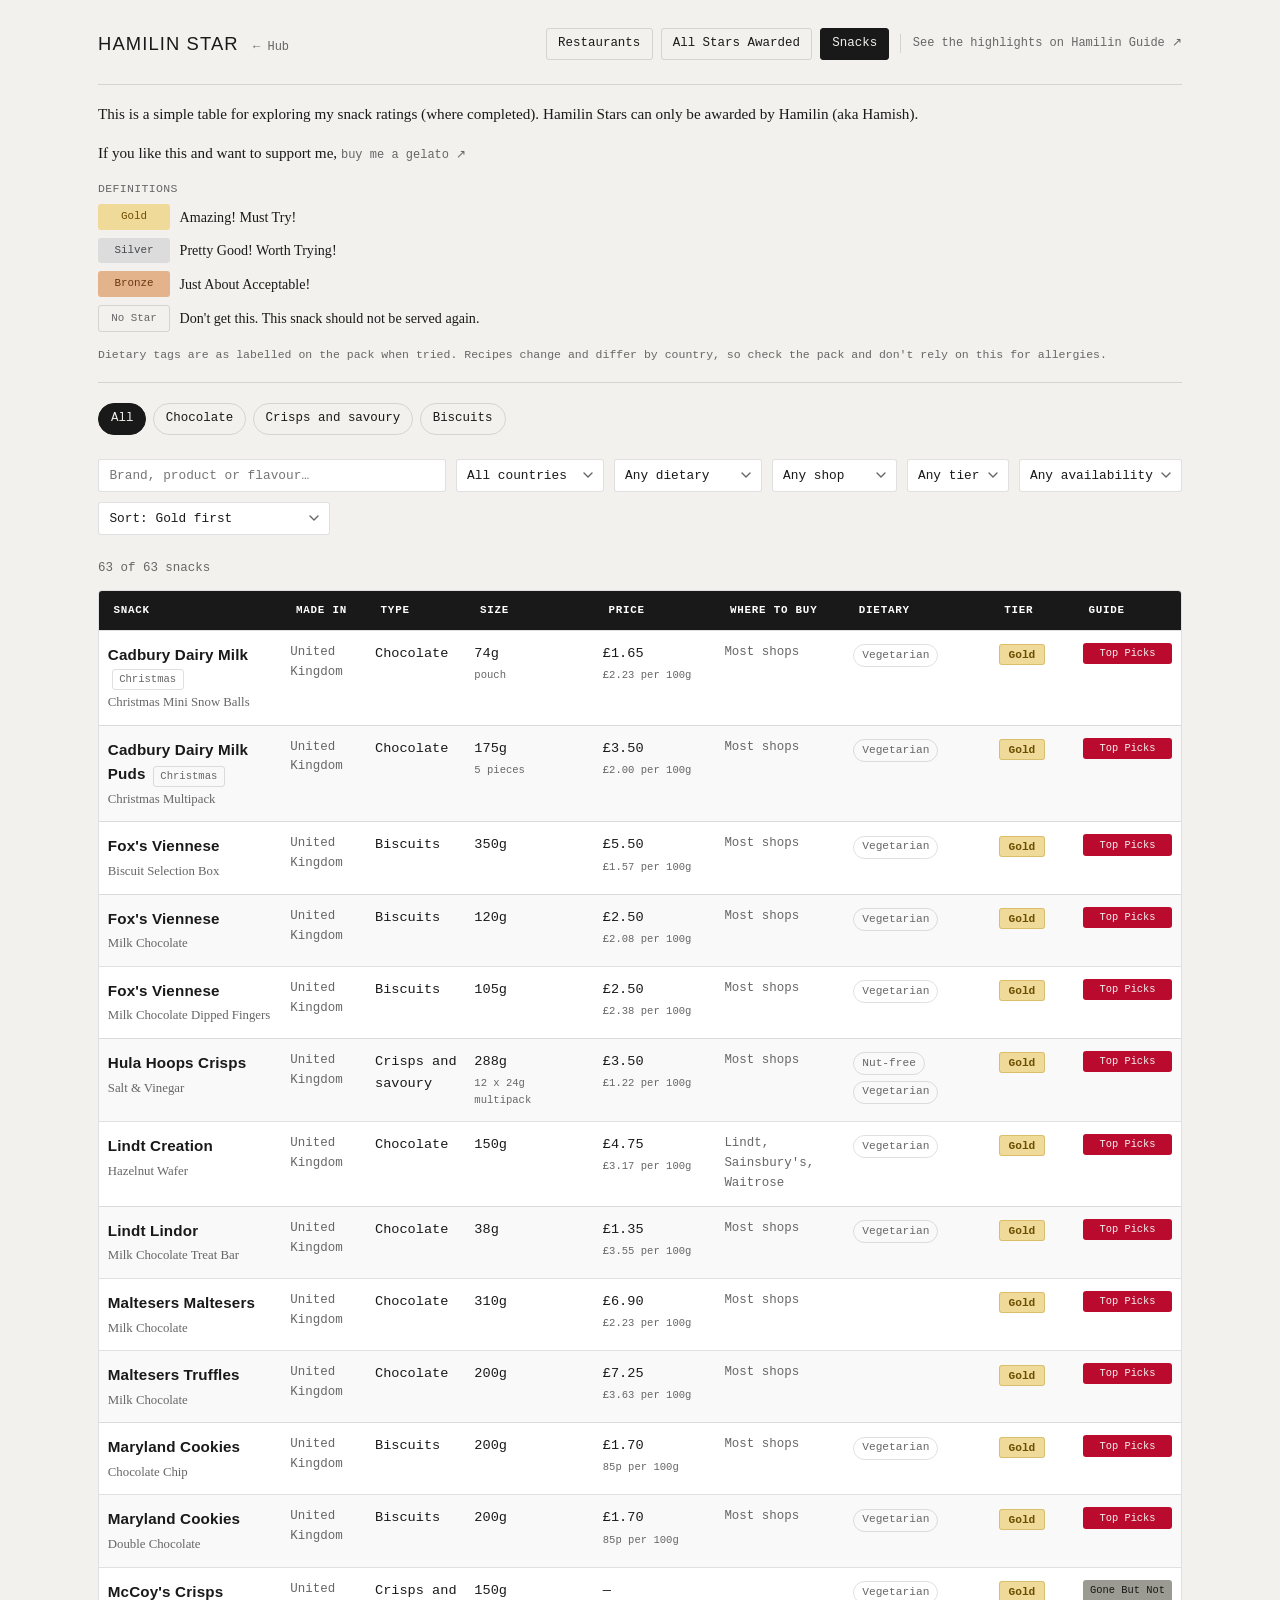
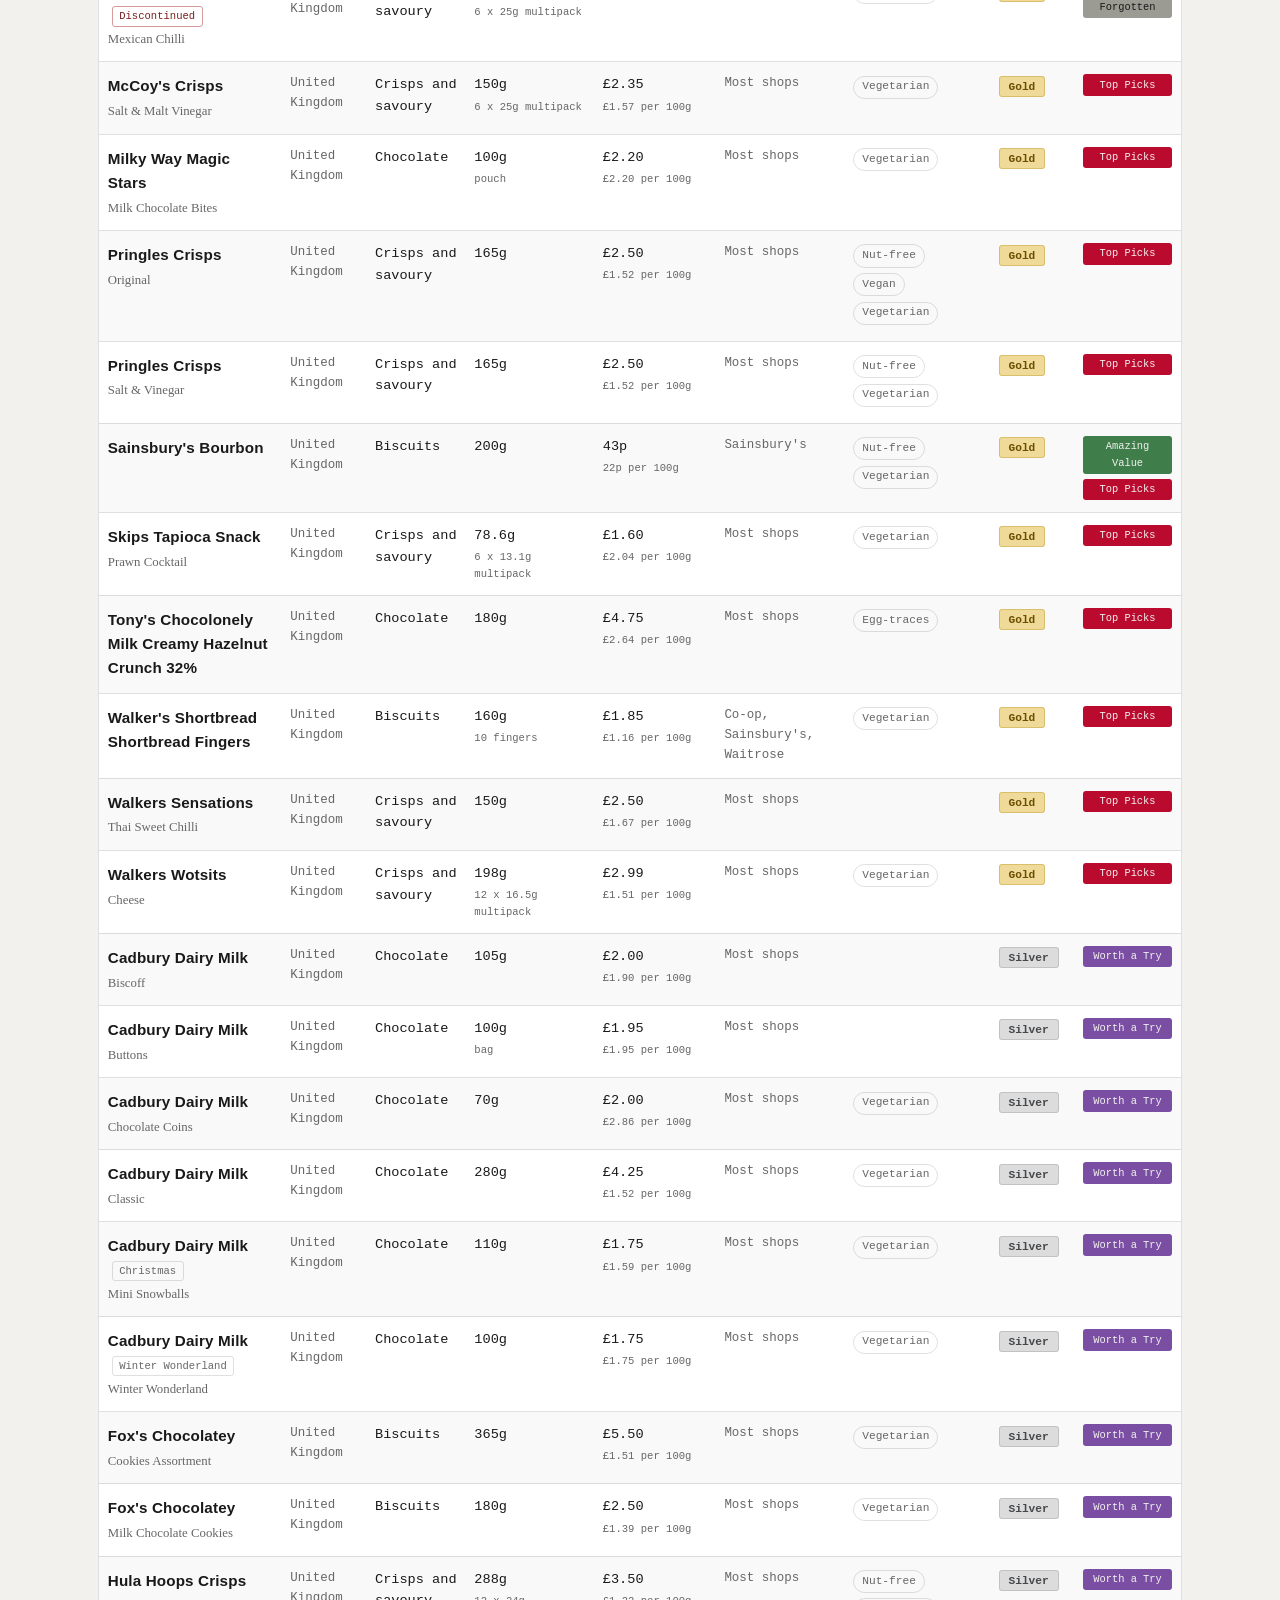
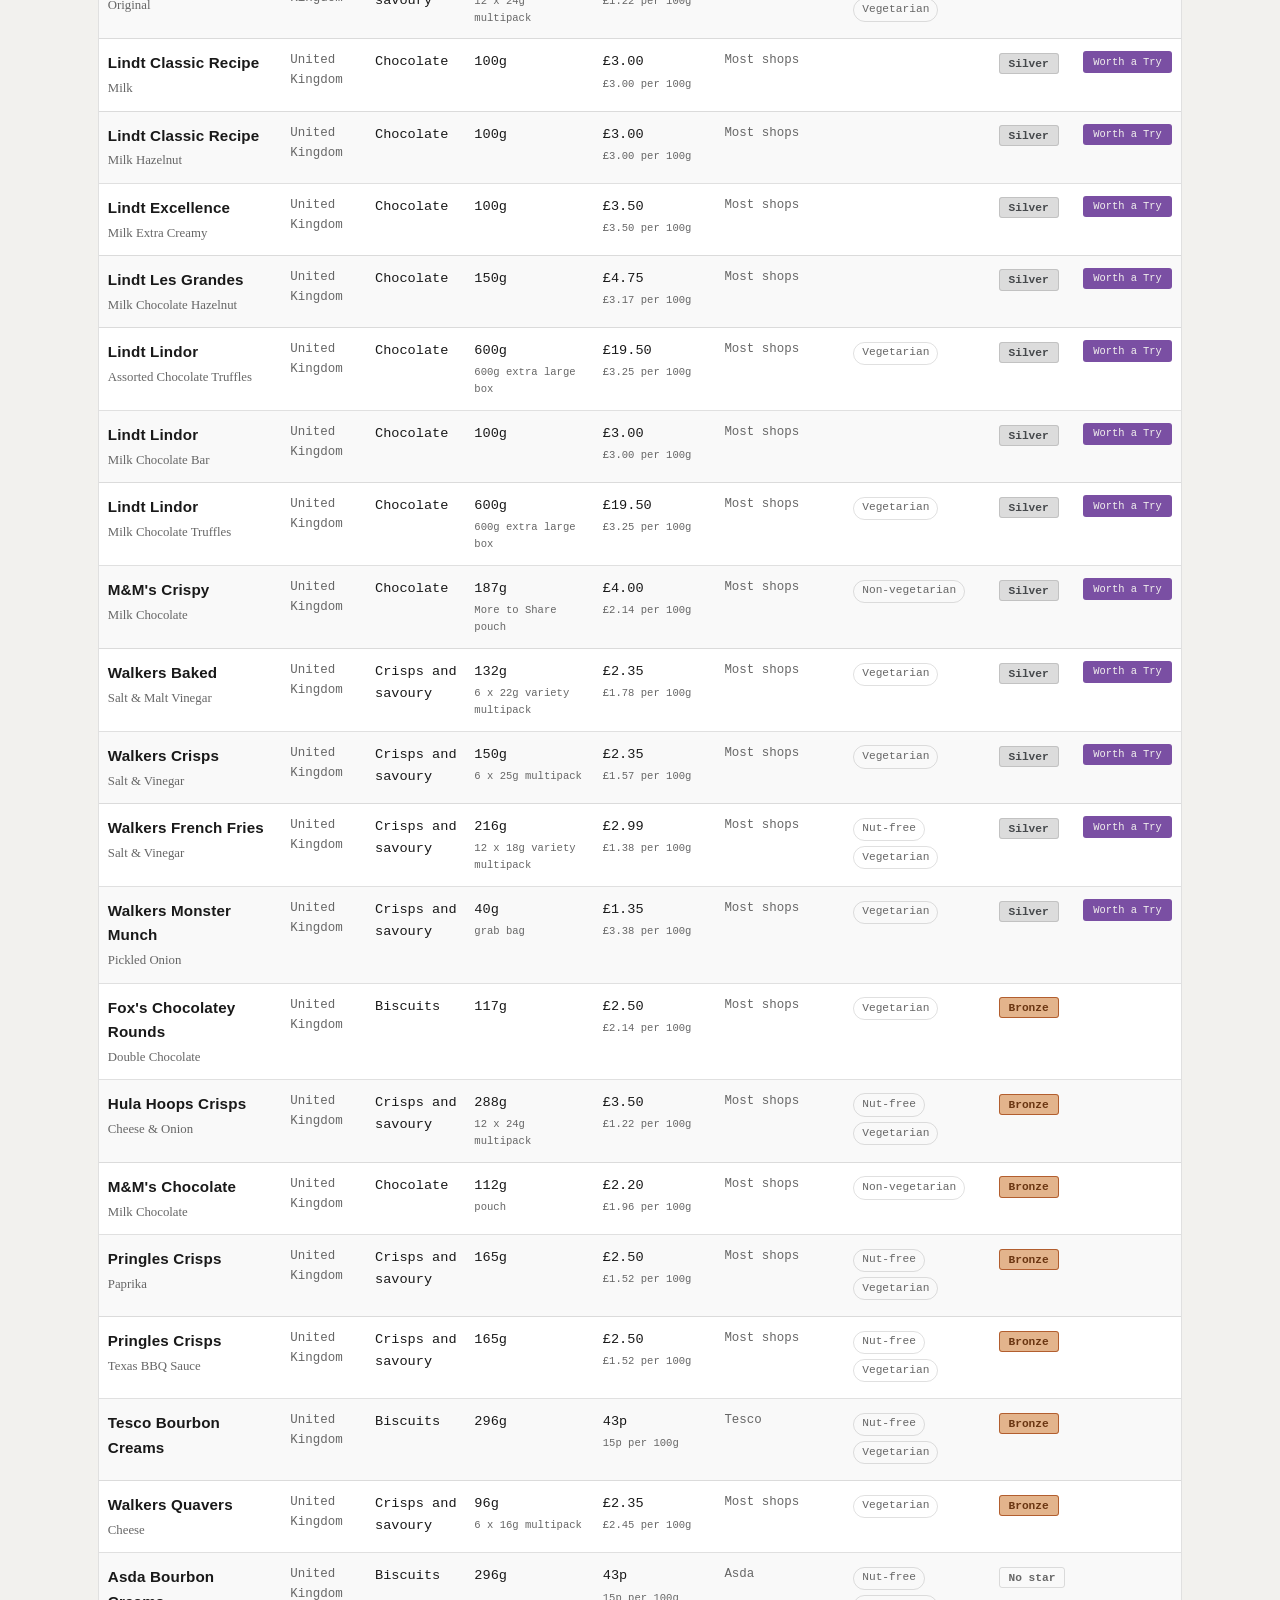
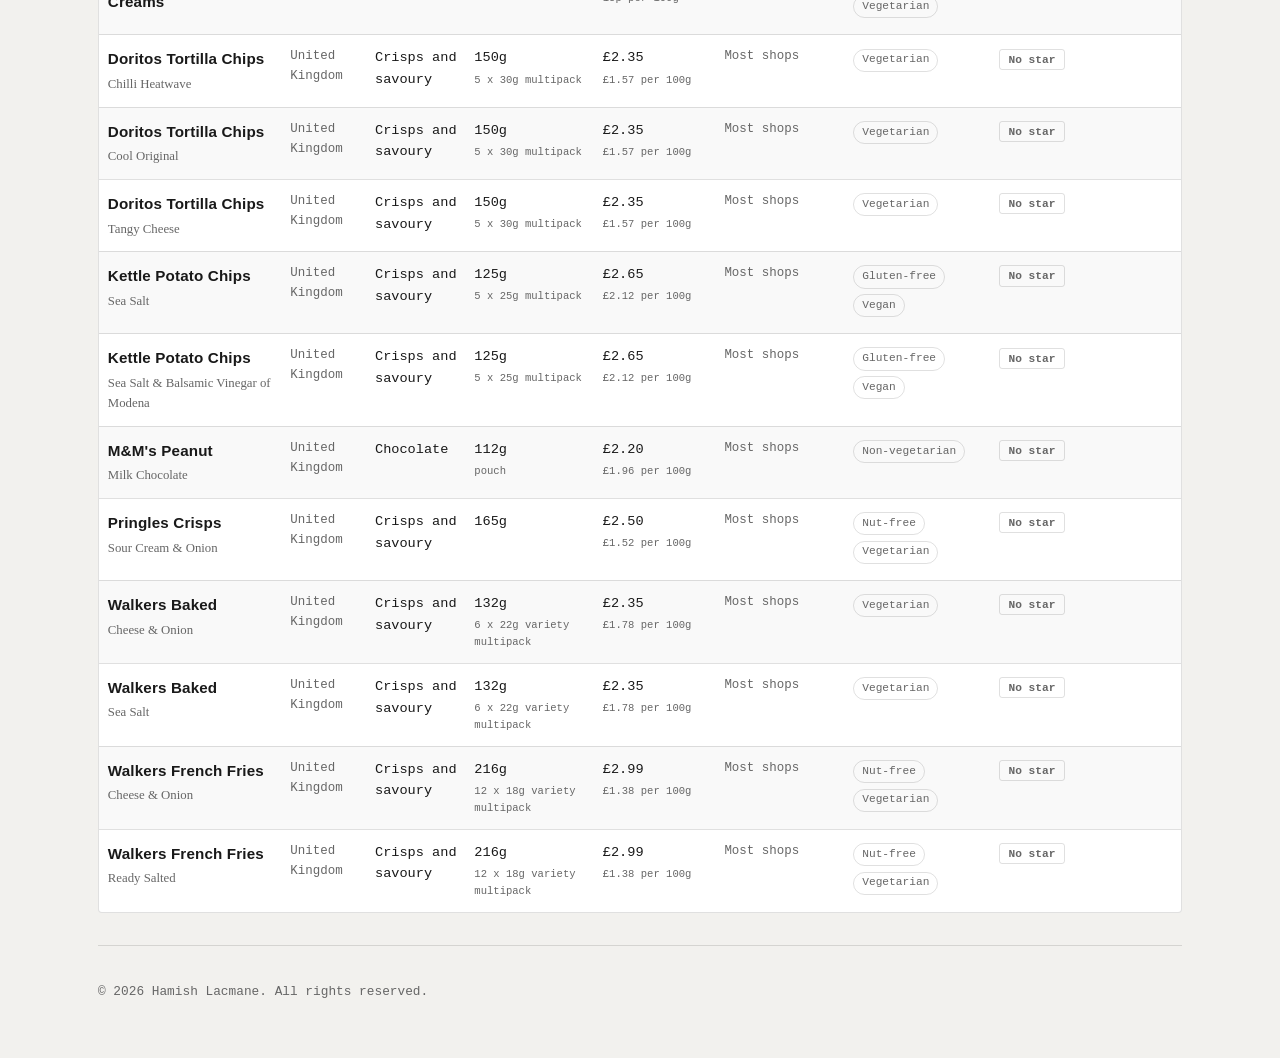
<file: snacks.html>
<!doctype html>
<html lang="en">
<head>
<meta charset="utf-8">
<meta name="viewport" content="width=device-width, initial-scale=1">
<title>Hamilin Star — Snacks</title>
<meta name="description" content="Crisps, chocolate, biscuits and other snacks I've rated — by type, country, price and where to buy.">
<link rel="canonical" href="https://hamilinstar.com/snacks.html">
<meta property="og:type" content="website">
<meta property="og:site_name" content="Hamilin Star">
<meta property="og:title" content="Hamilin Star — Snacks">
<meta property="og:description" content="Crisps, chocolate, biscuits and other snacks I've rated — by type, country, price and where to buy.">
<meta property="og:url" content="https://hamilinstar.com/snacks.html">
<meta name="twitter:card" content="summary">
<meta name="twitter:title" content="Hamilin Star — Snacks">
<meta name="twitter:description" content="Crisps, chocolate, biscuits and other snacks I've rated — by type, country, price and where to buy.">
<link rel="icon" href="data:image/svg+xml,<svg xmlns=%22http://www.w3.org/2000/svg%22 viewBox=%220 0 100 100%22><text y=%22.9em%22 font-size=%2290%22>%E2%AD%90</text></svg>">
<link rel="stylesheet" href="styles.css">
</head>
<body>
<div class="page">

  <h1 class="sr-only">Hamilin Star — snacks rated by type, country, price and where to buy</h1>

  <header class="topbar">
    <div class="topbar-brand">
      <div class="wordmark display"><a href="/">Hamilin Star</a></div>
      <nav class="crumbs">
        <a class="hub-link" href="https://hamilin.com">Hub</a>
      </nav>
    </div>
    <nav class="section-nav mono" aria-label="Star sections">
      <a class="section-nav-item" href="index.html">Restaurants</a>
      <a class="section-nav-item" href="stars.html">All Stars Awarded</a>
      <span class="section-nav-item active">Snacks</span>
      <a class="nav-guide-link" href="https://hamilinguide.com" target="_blank" rel="noopener">See the highlights on Hamilin Guide ↗</a>
    </nav>
  </header>

  <section class="star-intro">
    <p>This is a simple table for exploring my snack ratings (where completed). Hamilin Stars can only be awarded by Hamilin (aka Hamish).</p>
    <p>If you like this and want to support me, <a class="support-link" href="https://buymeacoffee.com/hamilingui6" target="_blank" rel="noopener">buy me a gelato ↗</a></p>
    <p class="tier-legend-label">Definitions</p>
    <div class="tier-legend">
      <div class="tier-legend-row"><span class="tier-badge gold">Gold</span> Amazing! Must Try!</div>
      <div class="tier-legend-row"><span class="tier-badge silver">Silver</span> Pretty Good! Worth Trying!</div>
      <div class="tier-legend-row"><span class="tier-badge bronze">Bronze</span> Just About Acceptable!</div>
      <div class="tier-legend-row"><span class="tier-badge nostar">No Star</span> Don't get this. This snack should not be served again.</div>
    </div>
    <p class="mono snack-note">Dietary tags are as labelled on the pack when tried. Recipes change and differ by country, so check the pack and don't rely on this for allergies.</p>
  </section>

  <div id="type-chips" class="type-chips mono" role="group" aria-label="Snack type"></div>

  <section class="toolbar" aria-label="Filter snacks">
    <input type="search" id="f-q" class="mono" placeholder="Brand, product or flavour…" aria-label="Brand, product or flavour">
    <select id="f-country" class="mono" aria-label="Country"><option value="">All countries</option></select>
    <select id="f-dietary" class="mono" aria-label="Dietary"><option value="">Any dietary</option></select>
    <select id="f-shop" class="mono" aria-label="Where to buy"><option value="">Any shop</option></select>
    <select id="f-tier" class="mono" aria-label="Tier">
      <option value="">Any tier</option>
      <option value="gold">Gold</option>
      <option value="silver">Silver</option>
      <option value="bronze">Bronze</option>
      <option value="no_star">No star</option>
      <option value="pending">Pending</option>
    </select>
    <select id="f-avail" class="mono" aria-label="Availability">
      <option value="">Any availability</option>
      <option value="current">Still made</option>
      <option value="discontinued">Discontinued</option>
    </select>
    <select id="f-sort" class="mono" aria-label="Sort by">
      <option value="tier">Sort: Gold first</option>
      <option value="name">Sort: Brand A–Z</option>
      <option value="per100">Sort: Cheapest per 100g</option>
      <option value="date">Sort: Most recently tried</option>
    </select>
  </section>

  <p id="count" class="mono count"></p>

  <div class="table-wrap" aria-live="polite">
    <table class="rtable rtable-snacks">
      <thead>
        <tr>
          <th class="col-name">Snack</th>
          <th class="col-country">Made in</th>
          <th class="col-category">Type</th>
          <th>Size</th>
          <th>Price</th>
          <th class="col-shops">Where to buy</th>
          <th class="col-dietary">Dietary</th>
          <th class="col-tier">Tier</th>
          <th class="col-guide-cats">Guide</th>
          <th class="col-tried">Tried</th>
        </tr>
      </thead>
      <tbody id="list"></tbody>
    </table>
  </div>
  <p id="empty" class="mono empty" hidden>No snacks match those filters.</p>

  <footer>
    <p class="mono">© 2026 Hamish Lacmane. All rights reserved.</p>
  </footer>

</div>

<script>
(async function () {
  const GUIDE_CATEGORY_LABEL = {
    top_picks: 'Top Picks',
    worth_a_try: 'Worth a Try',
    gelato_guru: "The Gelato Guru's Faves",
    gone_but_not_forgotten: 'Gone But Not Forgotten',
    desserts: 'Desserts',
    amazing_value: 'Amazing Value',
    overrated: 'Overrated'
  };
  const TIER_ORDER = { gold: 0, silver: 1, bronze: 2, no_star: 3, pending: 4 };
  const TIER_LABEL = { gold: 'Gold', silver: 'Silver', bronze: 'Bronze', no_star: 'No star', pending: 'Pending' };
  const CURRENCY = { GBP: '£', EUR: '€', USD: '$', JPY: '¥' };

  const els = {
    chips: document.getElementById('type-chips'),
    q: document.getElementById('f-q'),
    country: document.getElementById('f-country'),
    dietary: document.getElementById('f-dietary'),
    shop: document.getElementById('f-shop'),
    tier: document.getElementById('f-tier'),
    avail: document.getElementById('f-avail'),
    sort: document.getElementById('f-sort'),
    list: document.getElementById('list'),
    count: document.getElementById('count'),
    empty: document.getElementById('empty'),
  };
  const state = { data: [], type: '' };

  function escapeHtml(s) {
    return String(s).replace(/[&<>"']/g, c => ({ '&': '&amp;', '<': '&lt;', '>': '&gt;', '"': '&quot;', "'": '&#39;' }[c]));
  }
  function populateSelect(el, values) {
    for (const v of values) {
      const opt = document.createElement('option');
      opt.value = v;
      opt.textContent = v;
      el.appendChild(opt);
    }
  }
  function money(amount, currency) {
    if (amount === null || amount === undefined) return '—';
    const sym = CURRENCY[currency];
    const n = Number(amount);
    if (currency === 'GBP' && n < 1) return `${Math.round(n * 100)}p`;
    const text = n.toFixed(currency === 'JPY' ? 0 : 2);
    return sym ? `${sym}${text}` : `${text} ${currency || ''}`.trim();
  }
  function per100(r) {
    if (r.price_per_100 === null || r.price_per_100 === undefined) return '—';
    const unit = r.size_unit === 'ml' ? '100ml' : '100g';
    const n = Number(r.price_per_100);
    const sym = CURRENCY[r.currency];
    if (r.currency === 'GBP' && n < 1) return `${(n * 100).toFixed(1).replace(/\.0$/, '')}p`;
    return `${sym ? sym : ''}${n.toFixed(r.currency === 'JPY' ? 0 : 2)}${sym ? '' : ' ' + (r.currency || '')}`;
  }
  function hasDietary(r, tag) {
    if (!tag) return true;
    if (r.dietary.includes(tag)) return true;
    return tag === 'Vegetarian' && r.dietary.includes('Vegan'); // Vegan counts as Vegetarian
  }
  function guideCatBadges(categories) {
    if (!categories || !categories.length) return '';
    return `<div class="guide-cats">${categories.map(c =>
      `<span class="guide-cat-badge cat-${c}">${escapeHtml(GUIDE_CATEGORY_LABEL[c] || c)}</span>`
    ).join('')}</div>`;
  }
  function nameHtml(r) {
    let out = `<span class="rname display">${escapeHtml(r.brand)} ${escapeHtml(r.product)}</span>`;
    if (r.special_edition) out += ` <span class="snack-tag snack-tag-edition mono">${escapeHtml(r.edition_note || 'Special edition')}</span>`;
    if (r.discontinued) out += ` <span class="snack-tag snack-tag-disc mono">Discontinued</span>`;
    return out;
  }
  function sizeText(r) {
    return r.size_amount === null || r.size_amount === undefined ? '—' : `${Number(r.size_amount)}${r.size_unit}`;
  }

  function renderChips(types) {
    const items = [{ v: '', label: 'All' }].concat(types.map(t => ({ v: t, label: t })));
    els.chips.innerHTML = items.map(i =>
      `<button type="button" class="chip${state.type === i.v ? ' on' : ''}" data-type="${escapeHtml(i.v)}">${escapeHtml(i.label)}</button>`
    ).join('');
  }

  function render() {
    const q = els.q.value.trim().toLowerCase();
    const country = els.country.value, dietary = els.dietary.value, shop = els.shop.value;
    const tier = els.tier.value, avail = els.avail.value;

    let rows = state.data.filter(r => {
      if (state.type && r.type !== state.type) return false;
      if (country && r.country !== country) return false;
      if (!hasDietary(r, dietary)) return false;
      if (shop && !r.retailers.includes(shop) && !r.retailers.includes('Most shops')) return false;
      if (tier && r.status !== tier) return false;
      if (avail === 'discontinued' && !r.discontinued) return false;
      if (avail === 'current' && r.discontinued) return false;
      if (q && !`${r.brand} ${r.product} ${r.flavour || ''}`.toLowerCase().includes(q)) return false;
      return true;
    });

    const sort = els.sort.value;
    const byName = (a, b) => a.brand.localeCompare(b.brand) || a.product.localeCompare(b.product) || (a.flavour || '').localeCompare(b.flavour || '');
    rows = rows.slice().sort((a, b) => {
      if (sort === 'name') return byName(a, b);
      if (sort === 'per100') {
        const x = a.price_per_100 === null ? Infinity : Number(a.price_per_100);
        const y = b.price_per_100 === null ? Infinity : Number(b.price_per_100);
        return (x - y) || byName(a, b);
      }
      if (sort === 'date') return (b.tried_date || '').localeCompare(a.tried_date || '') || byName(a, b);
      return (TIER_ORDER[a.status] - TIER_ORDER[b.status]) || byName(a, b);
    });

    els.count.textContent = `${rows.length} of ${state.data.length} snacks`;
    els.empty.hidden = rows.length !== 0;

    els.list.innerHTML = rows.map(r => `
      <tr>
        <td class="col-name">${nameHtml(r)}${r.flavour ? `<div class="snack-flavour">${escapeHtml(r.flavour)}</div>` : ''}<span class="snack-tier-inline star star-${r.status.replace('_', '')}">${TIER_LABEL[r.status]}</span></td>
        <td class="col-country mono">${escapeHtml(r.country)}</td>
        <td class="col-category mono">${r.type ? escapeHtml(r.type) : ''}</td>
        <td class="mono snack-num">${sizeText(r)}${r.pack_note ? `<div class="snack-pack">${escapeHtml(r.pack_note)}</div>` : ''}</td>
        <td class="mono snack-num">${money(r.price, r.currency)}${per100(r) !== '—' ? `<div class="snack-pack">${per100(r)} per ${r.size_unit === 'ml' ? '100ml' : '100g'}</div>` : ''}</td>
        <td class="col-shops mono">${r.retailers.length ? escapeHtml(r.retailers.join(', ')) : ''}</td>
        <td class="col-dietary">${r.dietary.map(d => `<span class="chip-static mono">${escapeHtml(d)}</span>`).join('')}</td>
        <td class="col-tier"><span class="star star-${r.status.replace('_', '')}">${TIER_LABEL[r.status]}</span></td>
        <td class="col-guide-cats">${guideCatBadges(r.categories)}</td>
        <td class="col-tried col-date mono">${r.tried_date ? escapeHtml(r.tried_date) : '—'}</td>
      </tr>`).join('');
  }

  let data;
  try {
    const res = await fetch('data/snacks.json', { cache: 'no-store' });
    data = await res.json();
  } catch (err) {
    els.count.textContent = '';
    els.list.innerHTML = `<tr><td colspan="11" class="mono empty">Couldn't load snack data (${escapeHtml(err.message)}).</td></tr>`;
    return;
  }
  state.data = data;
  // No Guide column until at least one snack has a Guide category (keeps the table narrow enough to show everything)
  if (!data.some(r => (r.categories || []).length)) document.querySelector('.rtable').classList.add('no-guide');

  const typeOrder = ['Chocolate', 'Sweets and candy', 'Crisps and savoury', 'Biscuits', 'Bars', 'Nuts and popcorn', 'Other'];
  const present = [...new Set(data.map(r => r.type).filter(Boolean))];
  renderChips(typeOrder.filter(t => present.includes(t)).concat(present.filter(t => !typeOrder.includes(t))));

  populateSelect(els.country, [...new Set(data.map(r => r.country).filter(Boolean))].sort());
  populateSelect(els.dietary, [...new Set(data.flatMap(r => r.dietary))].sort());
  populateSelect(els.shop, [...new Set(data.flatMap(r => r.retailers))].filter(s => s !== 'Most shops').sort());

  const qParam = new URLSearchParams(location.search).get('q');
  if (qParam) els.q.value = qParam;

  els.chips.addEventListener('click', e => {
    const b = e.target.closest('.chip');
    if (!b) return;
    state.type = b.getAttribute('data-type');
    els.chips.querySelectorAll('.chip').forEach(c => c.classList.toggle('on', c === b));
    render();
  });
  for (const el of [els.q, els.country, els.dietary, els.shop, els.tier, els.avail, els.sort]) {
    el.addEventListener('input', render);
    el.addEventListener('change', render);
  }
  render();
})();
</script>

</body>
</html>
</file>
<file: styles.css>
/* ============================================================
   Hamilin Star — placeholder shell only.
   Colours are deliberately neutral/undecided — do not treat this
   as a real palette choice. See README/CLAUDE.md.
   ============================================================ */

:root {
  --paper: #F2F1EE;
  --paper-raised: #FFFFFF;
  --ink: #191919;
  --ink-soft: #666666;
  --hairline: rgba(0,0,0,0.12);
  --accent: #8A8A8A; /* neutral grey placeholder — not a chosen brand colour */
  /* tier colours — shared with Hamilin Guide so gold/silver/bronze/no-star
     read as the same colour on both sites (unified 2026-08-13) */
  --gold-bg: #D9BE6C;
  --gold-tint: #F0DA9A;
  --gold-ink: #6B4E00;
  --silver-bg: #C2C2C2;
  --silver-tint: #DCDCDC;
  --silver-ink: #45484B;
  --bronze-bg: #B25E2F;
  --bronze-tint: #E3B48C;
  --bronze-ink: #6B3612;
  --nostar-bg: #D69A9A;
  --nostar-tint: #E7B8B8;
  --nostar-ink: #7A1F1F;
  /* Guide category colours — shared with Hamilin Guide (unified 2026-08-14),
     same values as Guide's --cat-* tokens, kept in sync by hand (no shared
     file between the two repos — check Guide's styles.css whenever this
     needs updating). --cat-desserts is a first pass, not yet confirmed
     with Hamish. --cat-gelato_guru updated 2026-08-19 to match Guide's
     confirmed cyan (was pistachio green, then went through blue on Guide's
     side too — this file had drifted out of sync until now). */
  --cat-top_picks: #BA0B2F;
  --cat-worth_a_try: #7A4FA3; /* purple, chosen by Hamish 'for now' 2026-11-19 (silver was the alternative) */
  --cat-gelato_guru: #03cafc;
  --cat-gone_but_not_forgotten: #9B9B93;
  --cat-desserts: #C2708A;
  --cat-amazing_value: #3F7D4B;
  /* Overrated has no colour token, same as Guide — its badge reuses the
     transparent/hairline/ink-soft no-star treatment instead. */
}

* { box-sizing: border-box; }
html, body { margin: 0; }

body {
  background: var(--paper);
  color: var(--ink);
  font-family: Georgia, "Iowan Old Style", "Times New Roman", serif;
  line-height: 1.6;
}

.display {
  font-family: "Bahnschrift", "DIN Alternate", "Arial Narrow", sans-serif;
  font-weight: 700;
  font-variation-settings: "wght" 700, "wdth" 85;
  letter-spacing: 0.01em;
}
.mono {
  font-family: Consolas, "Cascadia Code", "SF Mono", ui-monospace, monospace;
  font-variant-numeric: tabular-nums;
}

.page { max-width: 1180px; margin: 0 auto; padding: 0 clamp(1.25rem, 4vw, 3rem) 4rem; }

.topbar {
  display: flex;
  align-items: center;
  justify-content: space-between;
  gap: 1rem;
  padding: 1.75rem 0 1.5rem;
  border-bottom: 1px solid var(--hairline);
  flex-wrap: wrap;
}
.topbar-brand { display: flex; align-items: baseline; gap: 0.9rem; }
.wordmark {
  font-size: 1.15rem;
  letter-spacing: 0.06em;
  text-transform: uppercase;
  font-weight: 400;
  font-variation-settings: "wght" 400, "wdth" 85;
}
.wordmark a { color: inherit; text-decoration: none; }

nav.crumbs { font-family: Consolas, ui-monospace, monospace; font-size: 0.75rem; }
nav.crumbs a { color: var(--ink-soft); text-decoration: none; }
nav.crumbs a:hover, nav.crumbs a:focus-visible { color: var(--ink); }
nav.crumbs .hub-link::before { content: "← "; }

/* ---- section nav (Restaurants / All Stars Awarded) ---- */
/* matches Guide's .nav-pills shape/sizing (unified 2026-08-13) — active
   state stays plain ink black rather than Guide's red, since Star has
   no chosen accent colour yet. */
.section-nav {
  display: flex;
  gap: 0.5rem;
  align-items: center;
  flex-wrap: wrap;
}
.section-nav-item {
  display: inline-block;
  font-family: Consolas, monospace;
  font-size: 0.78rem;
  padding: 0.3rem 0.7rem;
  border: 1px solid var(--hairline);
  border-radius: 3px;
  color: var(--ink);
  text-decoration: none;
}
a.section-nav-item:hover, a.section-nav-item:focus-visible {
  color: var(--ink);
  border-color: var(--ink);
}
.section-nav-item.active {
  color: var(--paper);
  background: var(--ink);
  border-color: var(--ink);
}
.nav-guide-link {
  font-family: Consolas, monospace;
  font-size: 0.75rem;
  text-transform: none;
  letter-spacing: normal;
  color: var(--ink-soft);
  text-decoration: none;
  border-left: 1px solid var(--hairline);
  padding-left: 0.75rem;
  margin-left: 0.15rem;
}
.nav-guide-link:hover, .nav-guide-link:focus-visible { color: var(--ink); text-decoration: underline; }

/* "Buy me a gelato" support link — same outbound-action treatment as
   .nav-guide-link (monospace, small, ink-soft — Star's own accent is
   still just a neutral grey placeholder, not a real brand colour, so
   this deliberately doesn't borrow Guide's crimson). Added 2026-08-19,
   under the tier legend per Hamish. */
.support-link {
  font-family: Consolas, monospace;
  font-size: 0.75rem;
  color: var(--ink-soft);
  text-decoration: none;
}
.support-link:hover, .support-link:focus-visible { color: var(--ink); text-decoration: underline; }

/* ---- intro text box (matches Guide's .guide-intro) ---- */
.star-intro {
  padding: 1.1rem 0;
  border-bottom: 1px solid var(--hairline);
  font-size: 0.95rem;
  color: var(--ink);
}
.star-intro p { margin: 0 0 0.9rem; } /* no max-width: a 60ch cap made the intro wrap at about half the page width, unlike Guide's .guide-intro (fixed 2026-11-19) */
.star-intro p:last-child { margin-bottom: 0; }
.star-intro .tier-legend-label {
  font-family: Consolas, monospace;
  font-size: 0.72rem;
  letter-spacing: 0.03em;
  text-transform: uppercase;
  color: var(--ink-soft);
  margin: 0.9rem 0 0.4rem;
}
/* Matches Hamilin Guide's category-def pattern (about/index.html there):
   the tier name sits in a colour-filled pill, the description is plain
   text alongside it, not inside the colouring. Changed from a fully
   tinted row 2026-08-19, per Hamish. */
.tier-legend { display: flex; flex-direction: column; gap: 0.5rem; max-width: 42rem; }
.tier-legend-row { font-size: 0.88rem; display: flex; align-items: center; gap: 0.6rem; }
.tier-badge {
  display: inline-block;
  width: 4.5rem;
  text-align: center;
  padding: 0.25rem 0.6rem;
  border-radius: 3px;
  font-family: Consolas, monospace;
  font-size: 0.68rem;
  flex-shrink: 0;
}
.tier-badge.gold { background: var(--gold-tint); color: var(--gold-ink); }
.tier-badge.silver { background: var(--silver-tint); color: var(--silver-ink); }
.tier-badge.bronze { background: var(--bronze-tint); color: var(--bronze-ink); }
.tier-badge.nostar { background: transparent; border: 1px solid var(--hairline); color: var(--ink-soft); }

/* ---- filter toolbar ---- */
.toolbar {
  display: flex;
  flex-wrap: wrap;
  gap: 0.6rem;
  padding: 1.5rem 0 0.5rem;
}
.toolbar input,
.toolbar select {
  font-size: 0.8rem;
  color: var(--ink);
  background: var(--paper-raised);
  border: 1px solid var(--hairline);
  border-radius: 3px;
  padding: 0.5rem 0.65rem;
}
.toolbar input[type="search"] { flex: 1 1 14rem; min-width: 12rem; }
/* Same chevron asset/colour/size as .msel-btn-arrow, positioned to match
   its gap+padding rhythm — the plain OS-native arrow looked visibly
   chunkier/differently-spaced next to the custom buttons (2026-08-30,
   confirmed via a real side-by-side screenshot, not just eyeballing). */
.toolbar select {
  flex: 0 1 auto;
  appearance: none;
  -webkit-appearance: none;
  background-image: url("data:image/svg+xml,%3Csvg xmlns='http://www.w3.org/2000/svg' width='10' height='6' viewBox='0 0 10 6'%3E%3Cpath d='M1 1L5 5L9 1' stroke='%23666666' stroke-width='1.4' fill='none' stroke-linecap='round' stroke-linejoin='round'/%3E%3C/svg%3E");
  background-repeat: no-repeat;
  background-position: right 0.65rem center;
  background-size: 10px 6px;
  padding-right: 1.75rem;
}

/* ---- multi-select dropdown (Country/City/Cuisine/Food status/Guide
   category — added 2026-08-30). Search box + checkbox list in a floating
   panel, same visual language as the plain <select>s beside it. ---- */
.msel { position: relative; flex: 0 1 auto; }
.msel-btn {
  display: flex;
  align-items: center;
  gap: 0.5rem;
  font-family: Consolas, "Cascadia Code", "SF Mono", ui-monospace, monospace;
  font-size: 0.8rem;
  color: var(--ink);
  background: var(--paper-raised);
  border: 1px solid var(--hairline);
  border-radius: 3px;
  padding: 0.5rem 0.65rem;
  height: 2.3rem;
  cursor: pointer;
  max-width: 14rem;
}
.msel-btn-label { min-width: 0; overflow: hidden; text-overflow: ellipsis; white-space: nowrap; }
/* Plain outlined chevron (not a solid triangle) — closer to the native
   <select> arrow's look than a filled glyph, so it doesn't read as an
   unrelated shape sitting next to Sort's real native arrow (2026-08-30). */
.msel-btn-arrow {
  flex-shrink: 0;
  width: 10px;
  height: 6px;
  background-image: url("data:image/svg+xml,%3Csvg xmlns='http://www.w3.org/2000/svg' width='10' height='6' viewBox='0 0 10 6'%3E%3Cpath d='M1 1L5 5L9 1' stroke='%23666666' stroke-width='1.4' fill='none' stroke-linecap='round' stroke-linejoin='round'/%3E%3C/svg%3E");
  background-repeat: no-repeat;
  background-size: 10px 6px;
}
.msel-btn.msel-active { border-color: var(--ink); color: var(--ink); font-weight: 600; }
.msel-panel {
  position: absolute;
  top: calc(100% + 0.3rem);
  left: 0;
  z-index: 20;
  min-width: 14rem;
  max-width: 20rem;
  background: var(--paper-raised);
  border: 1px solid var(--hairline);
  border-radius: 4px;
  box-shadow: 0 6px 18px rgba(0, 0, 0, 0.12);
  padding: 0.5rem;
}
.msel-search {
  width: 100%;
  box-sizing: border-box;
  font-family: Consolas, monospace;
  font-size: 0.78rem;
  padding: 0.4rem 0.55rem;
  border: 1px solid var(--hairline);
  border-radius: 3px;
  margin-bottom: 0.4rem;
}
.msel-options { max-height: 14rem; overflow-y: auto; display: flex; flex-direction: column; }
.msel-option {
  display: flex;
  align-items: center;
  gap: 0.5rem;
  font-size: 0.82rem;
  padding: 0.3rem 0.3rem;
  border-radius: 3px;
  cursor: pointer;
}
.msel-option:hover { background: var(--paper); }
.msel-option input { margin: 0; flex-shrink: 0; }
.msel-empty { font-size: 0.78rem; color: var(--ink-soft); margin: 0.3rem; }

.count { color: var(--ink-soft); font-size: 0.78rem; margin: 1rem 0 0.75rem; }
.empty { color: var(--ink-soft); padding: 2rem 0; }

/* ---- restaurant table ---- */
.table-wrap {
  overflow-x: auto;
  border: 1px solid var(--hairline);
  border-radius: 4px;
  background: var(--paper-raised);
}

.rtable {
  width: 100%;
  border-collapse: collapse;
  font-size: 0.85rem;
}

.rtable thead th {
  position: sticky;
  top: 0;
  z-index: 1;
  background: var(--ink);
  color: var(--paper-raised);
  text-align: left;
  font-family: Consolas, monospace;
  font-size: 0.68rem;
  letter-spacing: 0.07em;
  text-transform: uppercase;
  padding: 0.65rem 0.9rem;
  white-space: nowrap;
}

.rtable tbody tr {
  border-top: 1px solid var(--hairline);
}
.rtable tbody tr:nth-child(even) { background: rgba(0,0,0,0.025); }
.rtable tbody tr:hover { background: rgba(0,0,0,0.05); }

.rtable td {
  padding: 0.75rem 0.9rem;
  vertical-align: top;
}

.col-name { min-width: 13rem; }
.rname { font-size: 0.95rem; }
.rname a { color: var(--ink); text-decoration: none; border-bottom: 1px solid var(--hairline); }
.rname a:hover, .rname a:focus-visible { border-color: var(--ink); }

.col-country, .col-city, .col-locname { color: var(--ink-soft); font-size: 0.78rem; min-width: 7rem; }
.col-cuisine { min-width: 11rem; }
.col-food { min-width: 6rem; }
.col-category, .col-tier { min-width: 6rem; }
.col-date { min-width: 7rem; color: var(--ink-soft); font-size: 0.78rem; }
/* Hidden for now, per Hamish 2026-08-30 — the inline map-pin icon under
   the restaurant name covers this already. Markup/data still there,
   just not rendered; remove this rule to bring the column back. */
.col-gmaps { display: none; }
.gmaps-link { color: var(--ink); text-decoration: none; border-bottom: 1px solid var(--hairline); font-size: 0.78rem; }
.gmaps-link:hover, .gmaps-link:focus-visible { border-color: var(--ink); }

/* map-pin-share icon before the country text — settled here 2026-08-30
   after trying it under the restaurant name first (looked worse there,
   removed). */
.gmaps-link-country {
  display: inline-flex;
  align-items: center;
  vertical-align: -0.15em;
  margin-right: 0.35rem;
  color: var(--ink-soft);
  border-bottom-color: transparent;
}
.gmaps-link-country:hover, .gmaps-link-country:focus-visible { color: var(--ink); border-color: transparent; }
.gmaps-link-country svg { display: block; width: 1em; height: 1em; }

.col-guide-cats { min-width: 7.5rem; }
.guide-cats { display: flex; flex-direction: column; align-items: stretch; gap: 0.3rem; }
.guide-cat-badge {
  font-family: Consolas, monospace;
  font-size: 0.65rem;
  padding: 0.15rem 0.45rem;
  border-radius: 3px;
  max-width: 7rem;
  text-align: center;
  color: var(--paper);
}
.guide-cat-badge.cat-top_picks { background: var(--cat-top_picks); }
.guide-cat-badge.cat-worth_a_try { background: var(--cat-worth_a_try); }
.guide-cat-badge.cat-gelato_guru { background: var(--cat-gelato_guru); }
.guide-cat-badge.cat-gone_but_not_forgotten { background: var(--cat-gone_but_not_forgotten); color: var(--ink); }
.guide-cat-badge.cat-desserts { background: var(--cat-desserts); }
.guide-cat-badge.cat-amazing_value { background: var(--cat-amazing_value); }
.guide-cat-badge.cat-overrated { background: transparent; border: 1px solid var(--hairline); color: var(--ink-soft); }

.stars-link { display: block; text-decoration: none; border-radius: 3px; margin: -0.2rem -0.3rem; padding: 0.2rem 0.3rem; }
.stars-link:hover, .stars-link:focus-visible { background: rgba(0,0,0,0.06); outline: none; }

.rstatus {
  display: block;
  font-family: Consolas, monospace;
  font-size: 0.65rem;
  letter-spacing: 0.06em;
  text-transform: uppercase;
  color: var(--ink-soft);
  margin-top: 0.2rem;
}

.stars { display: flex; flex-direction: column; align-items: stretch; gap: 0.35rem; }
.star {
  font-family: Consolas, monospace;
  font-weight: 600;
  font-size: 0.7rem;
  border-radius: 3px;
  padding: 0.22rem 0.55rem;
  border: 1px solid transparent;
  text-align: center;
  white-space: nowrap;
}
.star-gold   { background: var(--gold-tint); color: var(--gold-ink); border-color: var(--gold-bg); }
.star-silver { background: var(--silver-tint); color: var(--silver-ink); border-color: var(--silver-bg); }
.star-bronze { background: var(--bronze-tint); color: var(--bronze-ink); border-color: var(--bronze-bg); }
.star-nostar { background: transparent; color: var(--ink-soft); border-color: var(--hairline); }
.star-pending{ background: transparent; color: var(--ink-soft); border-color: var(--hairline); font-weight: 400; }
.star-none   { background: transparent; color: var(--ink-soft); border-color: var(--hairline); font-weight: 400; font-style: italic; }

.tags { display: flex; flex-wrap: wrap; gap: 0.3rem; }
.col-food .tags { margin-top: 0.4rem; }
.tag {
  font-family: Consolas, monospace;
  font-size: 0.66rem;
  color: var(--ink-soft);
  border: 1px solid var(--hairline);
  border-radius: 2px;
  padding: 0.15rem 0.4rem;
  white-space: nowrap;
}
.tag-meta { color: var(--ink); }

footer {
  margin-top: 2rem;
  padding-top: 1.5rem;
  border-top: 1px solid var(--hairline);
  font-size: 0.8rem;
  color: var(--ink-soft);
}

.sr-only {
  position: absolute;
  width: 1px;
  height: 1px;
  padding: 0;
  margin: -1px;
  overflow: hidden;
  clip: rect(0, 0, 0, 0);
  white-space: nowrap;
  border: 0;
}

/* ---------- Snacks page (draft 2026-11-19) — reuses existing tokens only, no new colours ---------- */
.type-chips { display: flex; flex-wrap: wrap; gap: 0.4rem; margin: 1.25rem 0 0; }
.chip {
  font: inherit; font-size: 0.78rem; padding: 0.3rem 0.75rem; cursor: pointer;
  background: transparent; color: var(--ink); border: 1px solid var(--hairline); border-radius: 999px;
}
.chip:hover, .chip:focus-visible { border-color: var(--ink); }
.chip.on { background: var(--ink); color: var(--paper); border-color: var(--ink); }
.chip-static {
  display: inline-block; font-size: 0.7rem; padding: 0.1rem 0.5rem; margin: 0 0.25rem 0.25rem 0;
  color: var(--ink-soft); border: 1px solid var(--hairline); border-radius: 999px; white-space: nowrap;
}
.snack-tag { display: inline-block; font-size: 0.66rem; padding: 0.05rem 0.4rem; margin-left: 0.25rem; border: 1px solid var(--hairline); border-radius: 3px; color: var(--ink-soft); }
.snack-tag-disc { color: var(--nostar-ink); border-color: var(--nostar-bg); }
.snack-num { white-space: nowrap; }
.col-shops { min-width: 7rem; color: var(--ink-soft); font-size: 0.78rem; }
.col-dietary { min-width: 7rem; }
/* Tried column hidden for now (Hamish, 2026-11-19) - data/markup untouched, remove this rule to bring it back */
.col-tried { display: none; }
.star-intro .snack-note { color: var(--ink-soft); font-size: 0.72rem; margin: 0.9rem 0 0; }
.snack-pack { color: var(--ink-soft); font-size: 0.66rem; white-space: normal; min-width: 6.5rem; margin-top: 0.15rem; }

/* Snacks table: compact so the rating etc. are visible without side-scrolling (Hamish, 2026-11-19) */
.rtable-snacks th, .rtable-snacks td { padding-left: 0.55rem; padding-right: 0.55rem; }
.rtable-snacks .col-name { min-width: 9.5rem; }
.rtable-snacks .col-shops, .rtable-snacks .col-dietary { min-width: 5.5rem; }
.rtable-snacks .col-country, .rtable-snacks .col-category { min-width: 4.5rem; }
.rtable-snacks .col-tier { min-width: 5rem; }
.rtable-snacks .col-guide-cats { min-width: 6.5rem; }
.rtable-snacks .snack-num { white-space: normal; min-width: 4.5rem; }
.rtable-snacks.no-guide .col-guide-cats { display: none; }
.snack-flavour { color: var(--ink-soft); font-size: 0.8rem; margin-top: 0.15rem; }
.snack-tier-inline { display: none; margin-top: 0.4rem; }
/* Below ~1100px the Tier column would be pushed off-screen by side-scrolling, so the badge moves under the snack name instead (column hidden) */
@media (max-width: 1100px) {
  .snack-tier-inline { display: inline-block; }
  .rtable-snacks .col-tier { display: none; }
}
</file>
